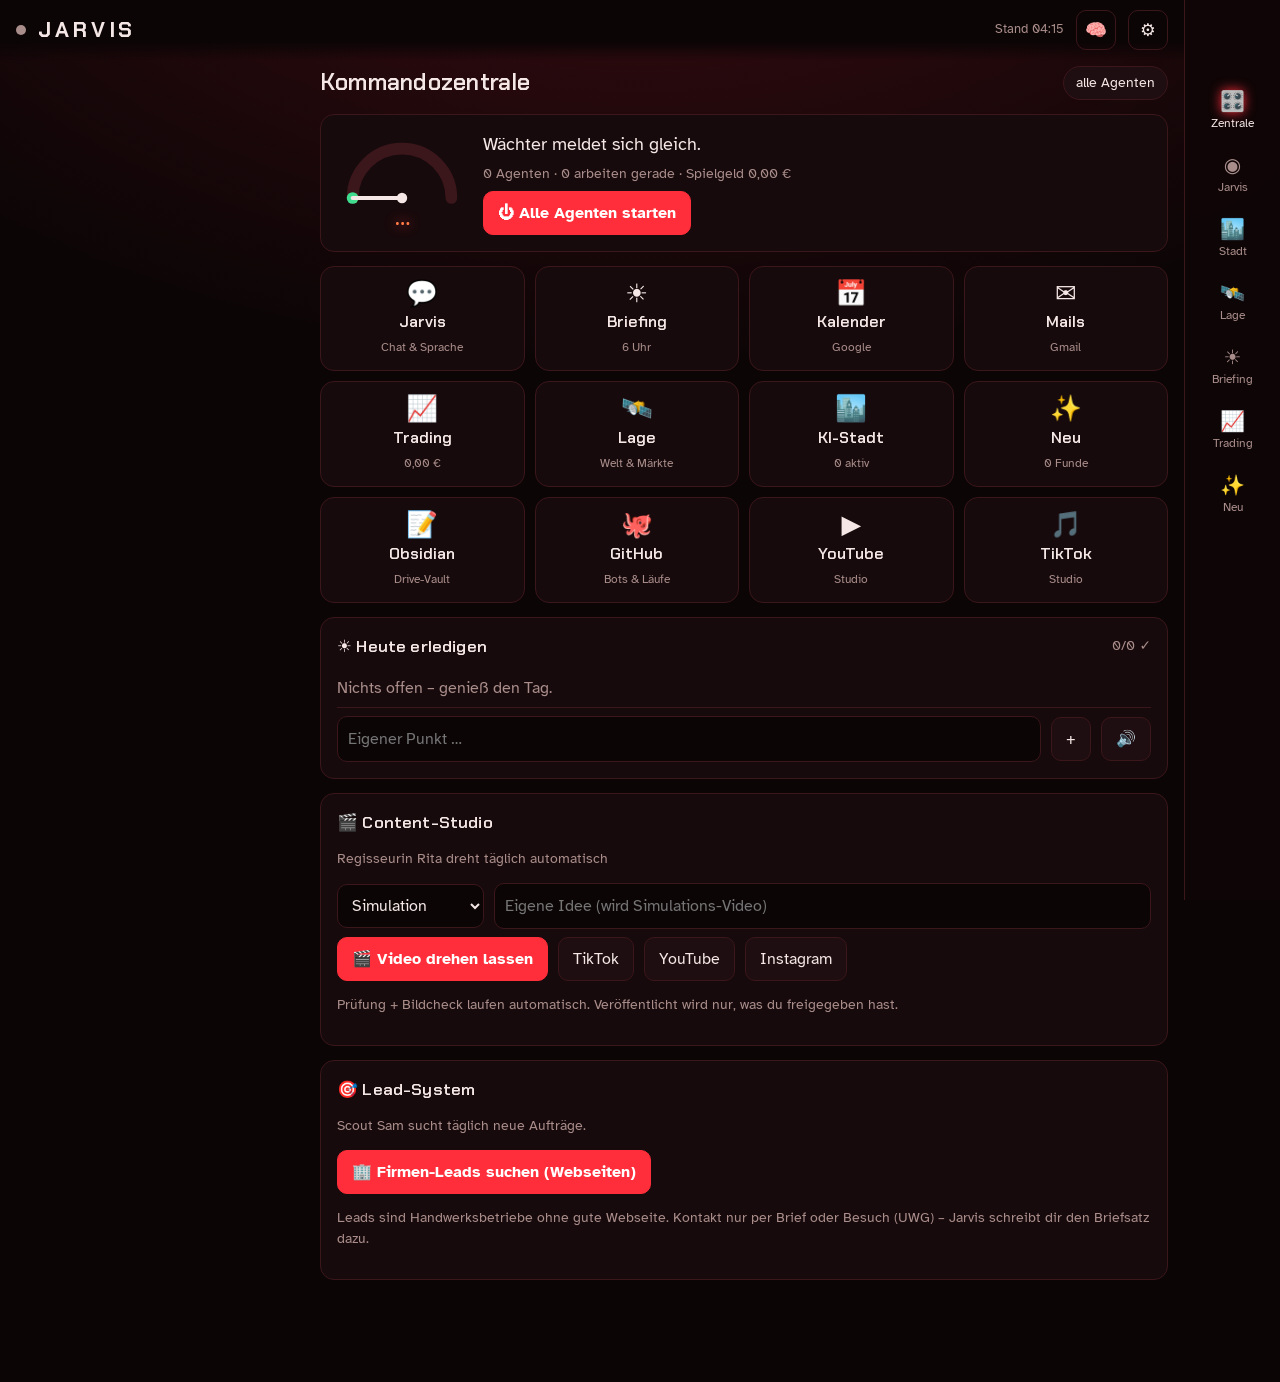
<file: index.html>
<!doctype html>
<html lang="de">
<head>
<meta charset="utf-8">
<meta name="viewport" content="width=device-width,initial-scale=1,viewport-fit=cover">
<title>Jarvis</title>
<meta name="theme-color" content="#0c0506">
<link rel="manifest" href="manifest.json">
<link rel="icon" href="icon.svg">
<link rel="apple-touch-icon" href="icon-192.png">
<link rel="preconnect" href="https://fonts.googleapis.com"><link rel="preconnect" href="https://fonts.gstatic.com" crossorigin>
<link href="https://fonts.googleapis.com/css2?family=Chakra+Petch:wght@500;600;700&family=Atkinson+Hyperlegible:ital,wght@0,400;0,700;1,400&display=swap" rel="stylesheet">
<link rel="stylesheet" href="css/app.css">
</head>
<body>
<header>
  <span class="pulse" id="pulse" title="Wächter-Status"></span>
  <h1 class="brand">JARVIS</h1>
  <span id="stamp"></span>
  <button class="iconbtn" id="btnBrain" title="Gedächtnis" aria-label="Gedächtnis öffnen">🧠</button>
  <button class="iconbtn" id="btnCfg" title="Einstellungen" aria-label="Einstellungen öffnen">⚙️</button>
</header>

<main>
<section class="tab on" id="t-zentrale" aria-label="Kommandozentrale">
  <div class="row" style="justify-content:space-between;margin:6px 0 4px"><h2>Kommandozentrale</h2><span class="chip">alle Agenten</span></div>
  <div id="zentrale"><p class="empty">Lade Zentrale …</p></div>
</section>

<section class="tab" id="t-jarvis" aria-label="Jarvis">
  <div class="core-wrap"><button class="core" id="core" aria-label="Zum Sprechen tippen"></button></div>
  <p class="core-hint" id="coreHint">Tipp auf den Kern und sprich – oder schreib unten.</p>
  <div class="tools"><button class="btn" id="tKunde">🤝 Neuer Kunde</button><button class="btn" id="tCall">📞 Call vorbereiten</button><button class="btn" id="tBau">🛠 Bauen</button><button class="btn" id="tGarde">🛡️ Im Hintergrund</button></div>
  <div class="panel" id="garde" hidden><h3>🛡️ Deine Leibgarde <span class="muted small">Ben · Lea · Kai – nur für dich</span></h3><div id="jobs"></div></div>
  <div id="chat" aria-live="polite"></div>
  <div class="composer">
    <button class="iconbtn" id="btnWeb" title="Im Internet recherchieren" aria-pressed="false" aria-label="Internet-Recherche umschalten">🌐</button>
    <textarea id="inp" rows="1" placeholder="Frag Jarvis …" aria-label="Nachricht an Jarvis"></textarea>
    <button class="iconbtn mic" id="btnMic" title="Sprechen" aria-label="Spracheingabe">🎙️</button>
    <button class="iconbtn" id="send" title="Senden" aria-label="Senden">➤</button>
  </div>
</section>

<section class="tab" id="t-stadt" aria-label="KI-Stadt">
  <div class="row" style="justify-content:space-between;margin:6px 0 12px"><h2>KI-Stadt</h2><span class="muted small" id="stadtInfo"></span></div>
  <div class="city"><canvas id="cityCv" role="img" aria-label="KI-Stadt in 3D: Jeder Bot hat ein Haus, aktive Bots laufen durch die Straßen"></canvas></div>
  <div class="legend"><span>🚶 läuft herum = aktiv</span><span>⚙️ = arbeitet im Haus</span><span><b style="color:var(--red)">!</b> = Problem</span><span>z = schläft</span><span>Antippen = Details</span></div>
  <div class="sr" id="town"></div>
  <div class="panel"><h3>Gerade in der Stadt</h3><ul class="ticker" id="ticker"></ul></div>
</section>

<section class="tab" id="t-lage" aria-label="Lage-Zentrale">
  <div class="row" style="justify-content:space-between;margin:6px 0 12px"><h2>Lage-Zentrale</h2><span class="muted small" id="lageInfo"></span></div>
  <div class="globe"><canvas id="globeCv" role="img" aria-label="Globus: rote Punkte zeigen Länder mit aktuellen Nachrichten. Antippen zeigt die Meldungen."></canvas><span class="tag">WELTLAGE · LIVE</span><span class="tag2">ziehen = drehen · Punkt antippen</span></div>
  <div class="panel"><h3>Lagebild</h3><p class="fazit" id="lagebild"></p><div class="lands" id="lands"></div><div class="news" id="news"></div></div>
  <div class="panel"><h3>Märkte</h3><div class="mkt" id="mkt"></div><div id="btcSpark"></div></div>
</section>

<section class="tab" id="t-briefing" aria-label="Tages-Briefing">
  <div class="row" style="justify-content:space-between;margin:6px 0 4px"><h2 id="bDatum">Tages-Briefing</h2><button class="btn" id="btnRead">🔊 Vorlesen</button></div>
  <div id="briefing"></div>
  <div class="panel"><h3>Wächter-Check (stündlich)</h3><div id="checks" class="small" style="margin-top:8px"></div></div>
  <details class="panel"><summary>Frühere Briefings</summary><div id="bAlt"></div></details>
</section>

<section class="tab" id="t-trading" aria-label="Trading">
  <div class="row" style="justify-content:space-between;margin:6px 0 4px"><h2>Trading</h2><span class="chip">Spielgeld</span></div>
  <div id="automaton"></div>
  <div id="trading"></div>
</section>

<section class="tab" id="t-neu" aria-label="Neue Tools">
  <div class="row" style="justify-content:space-between;margin:6px 0 4px"><h2>Neu entdeckt</h2><span class="muted small" id="neuInfo"></span></div>
  <p class="muted small" style="margin:6px 0 0">Forscherin Frieda sucht jede Nacht neue Tools, Skills und TikTok-Trends. „Einbauen“ gibt Claude den Auftrag.</p>
  <div id="neu"></div>
</section>
</main>

<nav role="tablist">
  <button role="tab" aria-selected="true" data-t="zentrale"><b>🎛️</b>Zentrale</button>
  <button role="tab" aria-selected="false" data-t="jarvis"><b>◉</b>Jarvis</button>
  <button role="tab" aria-selected="false" data-t="stadt"><b>🏙️</b>Stadt</button>
  <button role="tab" aria-selected="false" data-t="lage"><b>🛰️</b>Lage</button>
  <button role="tab" aria-selected="false" data-t="briefing"><b>☀️</b>Briefing</button>
  <button role="tab" aria-selected="false" data-t="trading"><b>📈</b>Trading</button>
  <button role="tab" aria-selected="false" data-t="neu"><b>✨</b>Neu</button>
</nav>

<dialog id="dlgCfg">
  <div class="row" style="justify-content:space-between"><h2>Einstellungen</h2><button class="x" data-close aria-label="Schließen">✕</button></div>
  <p class="muted small">Alles bleibt nur auf diesem Gerät gespeichert. Der Groq-Schlüssel ist Jarvis’ Denkmotor – ohne ihn kann er nicht antworten.</p>
  <label for="cGroq">Groq-Schlüssel (kostenlos: schnell, Websuche, Spracherkennung) – <a href="https://console.groq.com/keys" target="_blank" rel="noopener">hier holen</a></label>
  <input type="password" id="cGroq" autocomplete="off" placeholder="gsk_…">
  <label for="cGh">GitHub-Token (damit Jarvis Bots starten, Aufträge anlegen und das Gedächtnis sichern kann) – <a href="https://github.com/settings/personal-access-tokens/new" target="_blank" rel="noopener">hier anlegen</a></label>
  <input type="password" id="cGh" autocomplete="off" placeholder="github_pat_…">
  <label for="cPass">Gedächtnis-Passwort (verschlüsselt dein Gedächtnis, bevor es gesichert wird)</label>
  <input type="password" id="cPass" autocomplete="off" placeholder="eigenes Passwort, auf allen Geräten gleich">
  <label for="cVoice">Stimme</label>
  <select id="cVoice"></select>
  <label for="cEl">ElevenLabs-Schlüssel (optional – noch menschlichere Stimme)</label>
  <input type="password" id="cEl" autocomplete="off">
  <label for="cElV">ElevenLabs-Stimmen-ID (optional)</label>
  <input type="text" id="cElV" placeholder="z. B. eine deutsche Stimme aus deiner Voice Library">
  <label><input type="checkbox" id="cTalk"> Jarvis liest Antworten automatisch vor</label>
  <div class="row" style="margin-top:16px"><button class="btn go" id="cSave">Speichern</button><button class="btn" id="cTest">Stimme testen</button></div>
  <details style="margin-top:16px"><summary>So legst du den GitHub-Token an</summary>
    <ol class="small">
      <li>Link oben öffnen (GitHub, eingeloggt).</li>
      <li>Name: „Jarvis-App“, Ablauf: 1 Jahr.</li>
      <li>„Only select repositories“ → <b>jarvis</b>.</li>
      <li>Berechtigungen: <b>Actions</b>, <b>Contents</b>, <b>Issues</b> jeweils „Read and write“.</li>
      <li>„Generate token“, kopieren, hier einfügen, Speichern.</li>
    </ol>
  </details>
</dialog>

<dialog id="dlgBrain">
  <div class="row" style="justify-content:space-between"><h2>Gedächtnis</h2><button class="x" data-close aria-label="Schließen">✕</button></div>
  <p class="muted small" id="brainSync"></p>
  <h3 style="margin-top:12px">Projekte</h3><div id="projList"></div>
  <h3 style="margin-top:16px">Gesprächs-Archiv</h3><p class="muted small" id="archInfo"></p><div class="row"><input type="text" id="archQ" placeholder="Im Archiv suchen …" style="flex:1"></div><div id="archRes" class="small"></div>
  <h3 style="margin-top:16px">Was Jarvis über dich weiß</h3><div id="memList"></div>
  <div class="row" style="margin-top:10px"><input type="text" id="memNew" placeholder="Neue Erinnerung …" style="flex:1"><button class="btn" id="memAdd">Merken</button></div>
</dialog>

<dialog id="dlgKunde">
  <div class="row" style="justify-content:space-between"><h2>🤝 Neuer Kunde</h2><button class="x" data-close aria-label="Schließen">✕</button></div>
  <form id="kForm" method="dialog">
    <p class="muted small">Jarvis legt den Kunden an, schreibt den Rechnungsentwurf, das Projekt-Board, den Kick-off-Termin und die Willkommensnachricht. Senden und Rechnung verschicken machst du selbst mit einem Tipp.</p>
    <label for="kFirma">Firma</label><input type="text" id="kFirma" required placeholder="z. B. Tischlerei Müller">
    <label for="kName">Ansprechpartner</label><input type="text" id="kName" placeholder="z. B. Herr Müller">
    <label for="kLeist">Leistung</label><select id="kLeist"><option>Social-Media-Betreuung (Handwerk sichtbar)</option><option>Webseite</option><option>Finanz-Vorlage / Excel</option><option>Sonstiges</option></select>
    <label for="kPreis">Preis in € (pro Monat bzw. einmalig)</label><input type="number" id="kPreis" min="0" step="1" placeholder="z. B. 290">
    <label for="kStart">Kick-off-Termin</label><input type="datetime-local" id="kStart">
    <label for="kTel">Handynummer des Kunden (optional, für WhatsApp)</label><input type="tel" id="kTel" placeholder="z. B. 0171 2345678">
    <div class="row" style="margin-top:16px"><button class="btn go" id="kGo" value="go">Kunde an Bord holen</button></div>
  </form>
  <div id="kRun" hidden><div class="row" style="justify-content:space-between"><b id="kTitel"></b><span id="kPct" class="muted">0 %</span></div><div class="bar"><i id="kBar" style="width:0"></i></div><ol class="steps" id="kSteps"></ol></div>
</dialog>

<dialog id="dlgCall">
  <div class="row" style="justify-content:space-between"><h2>📞 Call vorbereiten</h2><button class="x" data-close aria-label="Schließen">✕</button></div>
  <div id="cForm">
    <p class="muted small">Jarvis recherchiert vorher im Netz und schreibt dir alles, was du vor dem Gespräch wissen musst. Dazu ein Kalender-Wecker 5 Minuten vorher.</p>
    <label for="cWer">Mit wem?</label><input type="text" id="cWer" placeholder="z. B. Frau Schulz, Malerbetrieb Schulz">
    <label for="cWeb">Firma / Webseite (optional)</label><input type="text" id="cWeb" placeholder="z. B. maler-schulz.de">
    <label for="cWas">Worum geht's?</label><input type="text" id="cWas" placeholder="z. B. Erstgespräch Social-Media-Betreuung">
    <label for="cWann">Wann?</label><input type="datetime-local" id="cWann">
    <div class="row" style="margin-top:16px"><button class="btn go" id="cGo">Vorbereiten</button></div>
  </div>
  <div id="cOut" hidden><pre class="box" id="cText"></pre>
    <div class="row" style="margin-top:12px"><button class="btn go" id="cIcs">⏰ Wecker in Kalender (5 Min vorher)</button><button class="btn" id="cRead">🔊 Vorlesen</button><button class="btn" id="cCopy">Kopieren</button></div>
    <p class="muted small">Ist die App zur Call-Zeit offen, meldet sich Jarvis zusätzlich 5 Minuten vorher selbst und liest dir das Briefing vor.</p></div>
</dialog>

<dialog id="dlgBau" class="wide">
  <div class="row" style="justify-content:space-between"><h2>🛠 Jarvis baut</h2><button class="x" data-close aria-label="Schließen">✕</button></div>
  <p class="muted small">Beschreib eine kleine App, ein Spiel, einen Rechner oder eine 3D-Ansicht – Jarvis baut sie als eine Datei. Sie läuft abgeschirmt (kein Zugriff auf deine Daten).</p>
  <div class="row"><textarea class="f" id="bWas" rows="2" style="flex:1" placeholder="z. B. Ein 3D-Modell eines BMW E46 als Drahtgitter, das sich dreht"></textarea></div>
  <div class="row" style="margin-top:10px"><button class="btn go" id="bGo">Bauen</button><button class="btn" id="bMehr" hidden>Verbessern</button><button class="btn" id="bDl" hidden>⬇ Herunterladen</button><select id="bAlt" style="width:auto;flex:1;min-width:140px"></select></div>
  <p class="muted small" id="bInfo"></p>
  <iframe class="build" id="bFrame" sandbox="allow-scripts" title="Gebaute App" hidden></iframe>
</dialog>

<script src="js/01-basis.js"></script>
<script src="js/10-ki-stadt.js"></script>
<script src="js/20-briefing.js"></script>
<script src="js/21-trading.js"></script>
<script src="js/22-neu-entdeckt.js"></script>
<script src="js/23-lage.js"></script>
<script src="js/24-automaton.js"></script>
<script src="js/25-zentrale.js"></script>
<script src="js/30-feier-kalender.js"></script>
<script src="js/31-kunden.js"></script>
<script src="js/32-call.js"></script>
<script src="js/33-werkstatt.js"></script>
<script src="js/40-markdown.js"></script>
<script src="js/41-kern.js"></script>
<script src="js/42-leibgarde.js"></script>
<script src="js/43-gedaechtnis.js"></script>
<script src="js/44-ki-chat.js"></script>
<script src="js/45-stimme.js"></script>
<script src="js/90-start.js"></script>
</body>
</html>
</file>
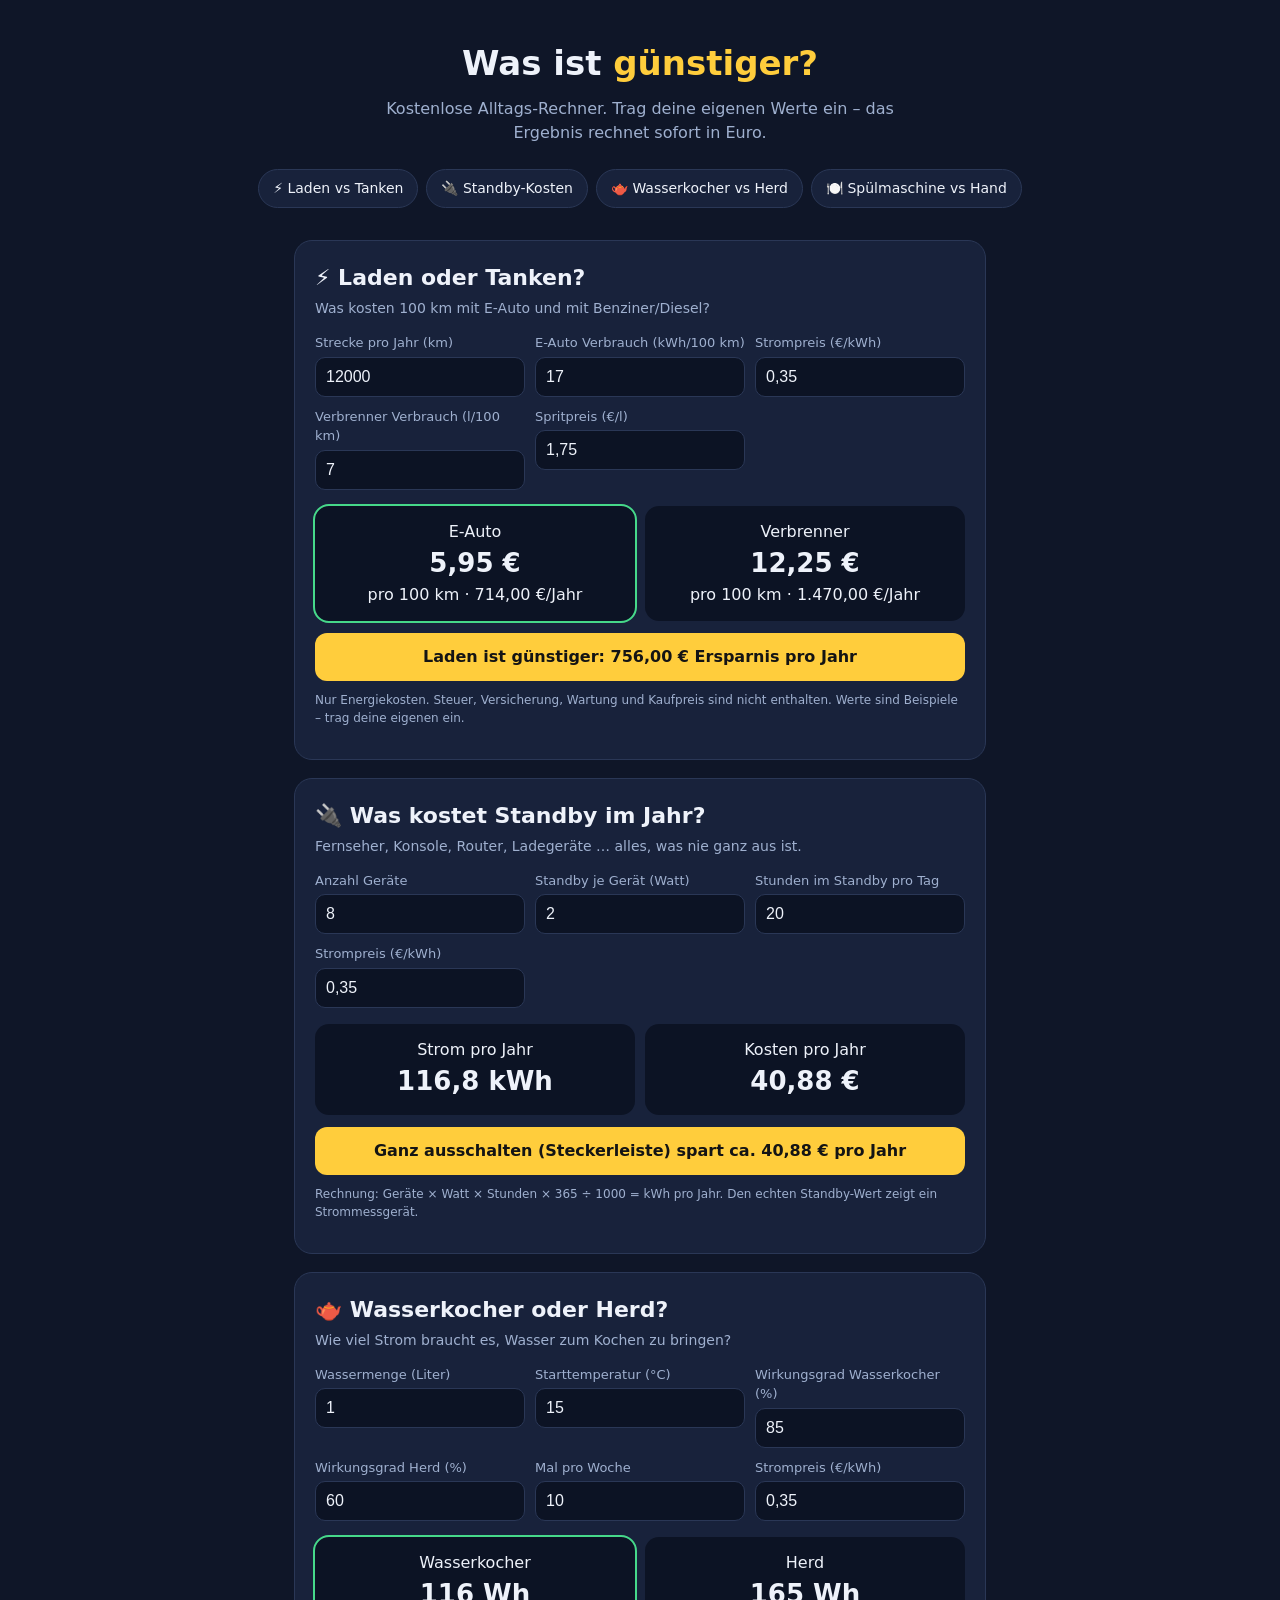
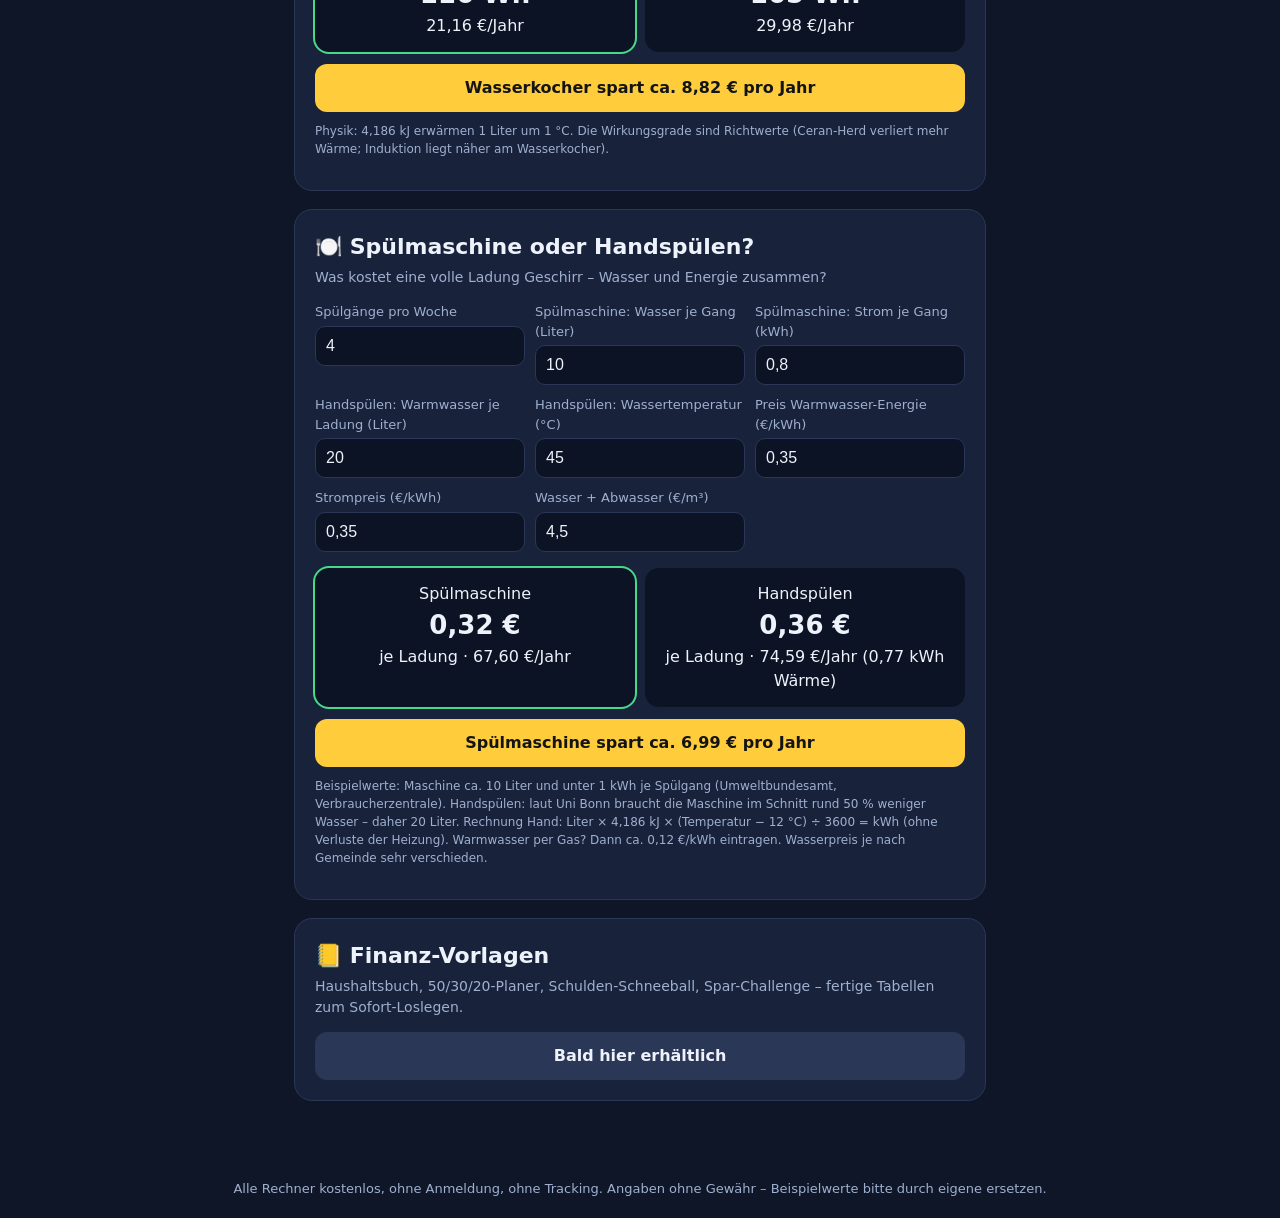
<file: sparen/index.html>
<!DOCTYPE html>
<html lang="de"><head><meta charset="utf-8"><meta name="viewport" content="width=device-width,initial-scale=1">
<title>Was ist günstiger? – Spar-Rechner: Laden vs Tanken, Standby, Spülmaschine</title>
<link rel="canonical" href="https://lucassebastianbehrens-lang.github.io/jarvis/sparen/">
<meta property="og:title" content="Was ist günstiger? – Rechner für den Alltag">
<meta property="og:description" content="Laden oder Tanken, Standby-Kosten, Wasserkocher oder Herd, Spülmaschine oder Handspülen – eigene Werte eintragen, Ergebnis sofort in Euro.">
<meta property="og:type" content="website"><meta name="robots" content="index,follow">
<meta name="description" content="Kostenlose Rechner: Laden oder Tanken, was kostet Standby, Wasserkocher oder Herd, Spülmaschine oder Handspülen. Eigene Werte eintragen, sofort Ergebnis in Euro.">
<style>
:root{--bg:#0f1628;--card:#18223b;--ln:#2a3756;--tx:#eef2fa;--mut:#9fb0cf;--y:#ffcd3c;--g:#46d98a;--r:#ff6b6b}
*{box-sizing:border-box}body{margin:0;background:var(--bg);color:var(--tx);font:16px/1.5 system-ui,-apple-system,Segoe UI,Roboto,sans-serif}
header{padding:38px 18px 10px;text-align:center}h1{margin:0;font-size:34px}h1 span{color:var(--y)}header p{color:var(--mut);margin:8px auto 0;max-width:560px}
nav{display:flex;gap:8px;justify-content:center;flex-wrap:wrap;padding:14px}nav a{color:var(--tx);text-decoration:none;background:var(--card);border:1px solid var(--ln);padding:8px 14px;border-radius:999px;font-size:14px}
main{max-width:720px;margin:0 auto;padding:0 14px 40px}
section{background:var(--card);border:1px solid var(--ln);border-radius:18px;padding:20px;margin:18px 0}
h2{margin:0 0 4px;font-size:22px}.sub{color:var(--mut);margin:0 0 14px;font-size:14px}
.grid{display:grid;grid-template-columns:repeat(auto-fit,minmax(200px,1fr));gap:10px}
label{display:block;font-size:13px;color:var(--mut)}input{width:100%;margin-top:4px;padding:10px;border-radius:10px;border:1px solid var(--ln);background:#0c1324;color:var(--tx);font-size:16px}
.res{margin-top:16px;display:grid;grid-template-columns:1fr 1fr;gap:10px}.box{background:#0c1324;border-radius:14px;padding:14px;text-align:center}
.box b{display:block;font-size:26px}.win{outline:2px solid var(--g)}.verdict{margin-top:12px;background:var(--y);color:#141414;border-radius:12px;padding:12px;font-weight:700;text-align:center}
.note{font-size:12px;color:var(--mut);margin-top:10px}footer{text-align:center;color:var(--mut);font-size:13px;padding:20px}
</style></head><body>
<header><h1>Was ist <span>günstiger?</span></h1><p>Kostenlose Alltags-Rechner. Trag deine eigenen Werte ein – das Ergebnis rechnet sofort in Euro.</p></header>
<nav><a href="#laden">⚡ Laden vs Tanken</a><a href="#standby">🔌 Standby-Kosten</a><a href="#wasser">🫖 Wasserkocher vs Herd</a><a href="#spuelen">🍽️ Spülmaschine vs Hand</a></nav>
<main>
<section id="laden"><h2>⚡ Laden oder Tanken?</h2><p class="sub">Was kosten 100 km mit E-Auto und mit Benziner/Diesel?</p>
<div class="grid">
<label>Strecke pro Jahr (km)<input id="l_km" type="text" inputmode="decimal" value="12000"></label>
<label>E-Auto Verbrauch (kWh/100 km)<input id="l_ev" type="text" inputmode="decimal" value="17"></label>
<label>Strompreis (€/kWh)<input id="l_sp" type="text" inputmode="decimal" value="0,35"></label>
<label>Verbrenner Verbrauch (l/100 km)<input id="l_vb" type="text" inputmode="decimal" value="7"></label>
<label>Spritpreis (€/l)<input id="l_pp" type="text" inputmode="decimal" value="1,75"></label></div>
<div class="res"><div class="box" id="l_a">E-Auto<b>–</b></div><div class="box" id="l_b">Verbrenner<b>–</b></div></div><div class="verdict" id="l_v"></div>
<p class="note">Nur Energiekosten. Steuer, Versicherung, Wartung und Kaufpreis sind nicht enthalten. Werte sind Beispiele – trag deine eigenen ein.</p></section>

<section id="standby"><h2>🔌 Was kostet Standby im Jahr?</h2><p class="sub">Fernseher, Konsole, Router, Ladegeräte … alles, was nie ganz aus ist.</p>
<div class="grid">
<label>Anzahl Geräte<input id="s_n" type="text" inputmode="decimal" value="8"></label>
<label>Standby je Gerät (Watt)<input id="s_w" type="text" inputmode="decimal" value="2"></label>
<label>Stunden im Standby pro Tag<input id="s_h" type="text" inputmode="decimal" value="20"></label>
<label>Strompreis (€/kWh)<input id="s_sp" type="text" inputmode="decimal" value="0,35"></label></div>
<div class="res"><div class="box">Strom pro Jahr<b id="s_kwh">–</b></div><div class="box">Kosten pro Jahr<b id="s_eur">–</b></div></div><div class="verdict" id="s_v"></div>
<p class="note">Rechnung: Geräte × Watt × Stunden × 365 ÷ 1000 = kWh pro Jahr. Den echten Standby-Wert zeigt ein Strommessgerät.</p></section>

<section id="wasser"><h2>🫖 Wasserkocher oder Herd?</h2><p class="sub">Wie viel Strom braucht es, Wasser zum Kochen zu bringen?</p>
<div class="grid">
<label>Wassermenge (Liter)<input id="w_l" type="text" inputmode="decimal" value="1"></label>
<label>Starttemperatur (°C)<input id="w_t" type="text" inputmode="decimal" value="15"></label>
<label>Wirkungsgrad Wasserkocher (%)<input id="w_k" type="text" inputmode="decimal" value="85"></label>
<label>Wirkungsgrad Herd (%)<input id="w_h" type="text" inputmode="decimal" value="60"></label>
<label>Mal pro Woche<input id="w_x" type="text" inputmode="decimal" value="10"></label>
<label>Strompreis (€/kWh)<input id="w_sp" type="text" inputmode="decimal" value="0,35"></label></div>
<div class="res"><div class="box" id="w_a">Wasserkocher<b>–</b></div><div class="box" id="w_b">Herd<b>–</b></div></div><div class="verdict" id="w_v"></div>
<p class="note">Physik: 4,186 kJ erwärmen 1 Liter um 1 °C. Die Wirkungsgrade sind Richtwerte (Ceran-Herd verliert mehr Wärme; Induktion liegt näher am Wasserkocher).</p></section>

<section id="spuelen"><h2>🍽️ Spülmaschine oder Handspülen?</h2><p class="sub">Was kostet eine volle Ladung Geschirr – Wasser und Energie zusammen?</p>
<div class="grid">
<label>Spülgänge pro Woche<input id="d_n" type="text" inputmode="decimal" value="4"></label>
<label>Spülmaschine: Wasser je Gang (Liter)<input id="d_ml" type="text" inputmode="decimal" value="10"></label>
<label>Spülmaschine: Strom je Gang (kWh)<input id="d_mk" type="text" inputmode="decimal" value="0,8"></label>
<label>Handspülen: Warmwasser je Ladung (Liter)<input id="d_hl" type="text" inputmode="decimal" value="20"></label>
<label>Handspülen: Wassertemperatur (°C)<input id="d_ht" type="text" inputmode="decimal" value="45"></label>
<label>Preis Warmwasser-Energie (€/kWh)<input id="d_wp" type="text" inputmode="decimal" value="0,35"></label>
<label>Strompreis (€/kWh)<input id="d_sp" type="text" inputmode="decimal" value="0,35"></label>
<label>Wasser + Abwasser (€/m³)<input id="d_wa" type="text" inputmode="decimal" value="4,5"></label></div>
<div class="res"><div class="box" id="d_a">Spülmaschine<b>–</b></div><div class="box" id="d_b">Handspülen<b>–</b></div></div><div class="verdict" id="d_v"></div>
<p class="note">Beispielwerte: Maschine ca. 10 Liter und unter 1 kWh je Spülgang (Umweltbundesamt, Verbraucherzentrale). Handspülen: laut Uni Bonn braucht die Maschine im Schnitt rund 50 % weniger Wasser – daher 20 Liter. Rechnung Hand: Liter × 4,186 kJ × (Temperatur − 12 °C) ÷ 3600 = kWh (ohne Verluste der Heizung). Warmwasser per Gas? Dann ca. 0,12 €/kWh eintragen. Wasserpreis je nach Gemeinde sehr verschieden.</p></section>

<section id="vorlagen"><h2>📒 Finanz-Vorlagen</h2><p class="sub">Haushaltsbuch, 50/30/20-Planer, Schulden-Schneeball, Spar-Challenge – fertige Tabellen zum Sofort-Loslegen.</p>
<div class="verdict" style="background:#2a3756;color:var(--tx)">Bald hier erhältlich</div></section>
</main>
<footer>Alle Rechner kostenlos, ohne Anmeldung, ohne Tracking. Angaben ohne Gewähr – Beispielwerte bitte durch eigene ersetzen.</footer>
<script>
const v=id=>{let t=document.getElementById(id).value.trim().replace(/\s|€|%/g,'');if(t.includes(','))t=t.replace(/\./g,'').replace(',','.');else if(/^\d{1,3}(\.\d{3})+$/.test(t))t=t.replace(/\./g,'');return parseFloat(t)||0},eur=x=>x.toLocaleString('de-DE',{style:'currency',currency:'EUR'}),
num=(x,d=1)=>x.toLocaleString('de-DE',{maximumFractionDigits:d}),set=(id,h)=>document.getElementById(id).innerHTML=h;
function laden(){const a=v('l_ev')*v('l_sp'),b=v('l_vb')*v('l_pp'),j=v('l_km')/100;
 set('l_a',`E-Auto<b>${eur(a)}</b>pro 100 km · ${eur(a*j)}/Jahr`);set('l_b',`Verbrenner<b>${eur(b)}</b>pro 100 km · ${eur(b*j)}/Jahr`);
 document.getElementById('l_a').classList.toggle('win',a<b);document.getElementById('l_b').classList.toggle('win',b<a);
 set('l_v',a===b?'Gleich teuer':`${a<b?'Laden':'Tanken'} ist günstiger: ${eur(Math.abs(b-a)*j)} Ersparnis pro Jahr`)}
function standby(){const k=v('s_n')*v('s_w')*v('s_h')*365/1000,e=k*v('s_sp');set('s_kwh',num(k)+' kWh');set('s_eur',eur(e));
 set('s_v',`Ganz ausschalten (Steckerleiste) spart ca. ${eur(e)} pro Jahr`)}
function wasser(){const kwh=4.186*v('w_l')*Math.max(0,100-v('w_t'))/3600,kk=kwh/(v('w_k')/100||1),hh=kwh/(v('w_h')/100||1),n=v('w_x')*52,p=v('w_sp');
 set('w_a',`Wasserkocher<b>${num(kk*1000,0)} Wh</b>${eur(kk*p*n)}/Jahr`);set('w_b',`Herd<b>${num(hh*1000,0)} Wh</b>${eur(hh*p*n)}/Jahr`);
 document.getElementById('w_a').classList.toggle('win',kk<hh);document.getElementById('w_b').classList.toggle('win',hh<kk);
 set('w_v',kk===hh?'Gleich':`${kk<hh?'Wasserkocher':'Herd'} spart ca. ${eur(Math.abs(hh-kk)*p*n)} pro Jahr`)}
function spuelen(){const n=v('d_n')*52,m=v('d_mk')*v('d_sp')+v('d_ml')/1000*v('d_wa'),hk=4.186*v('d_hl')*Math.max(0,v('d_ht')-12)/3600,h=hk*v('d_wp')+v('d_hl')/1000*v('d_wa');
 set('d_a',`Spülmaschine<b>${eur(m)}</b>je Ladung · ${eur(m*n)}/Jahr`);set('d_b',`Handspülen<b>${eur(h)}</b>je Ladung · ${eur(h*n)}/Jahr (${num(hk,2)} kWh Wärme)`);
 document.getElementById('d_a').classList.toggle('win',m<h);document.getElementById('d_b').classList.toggle('win',h<m);
 set('d_v',m===h?'Gleich teuer':`${m<h?'Spülmaschine':'Handspülen'} spart ca. ${eur(Math.abs(h-m)*n)} pro Jahr`)}
const alle=()=>{laden();standby();wasser();spuelen()};document.querySelectorAll('input').forEach(i=>i.addEventListener('input',alle));alle();
</script></body></html>
</file>
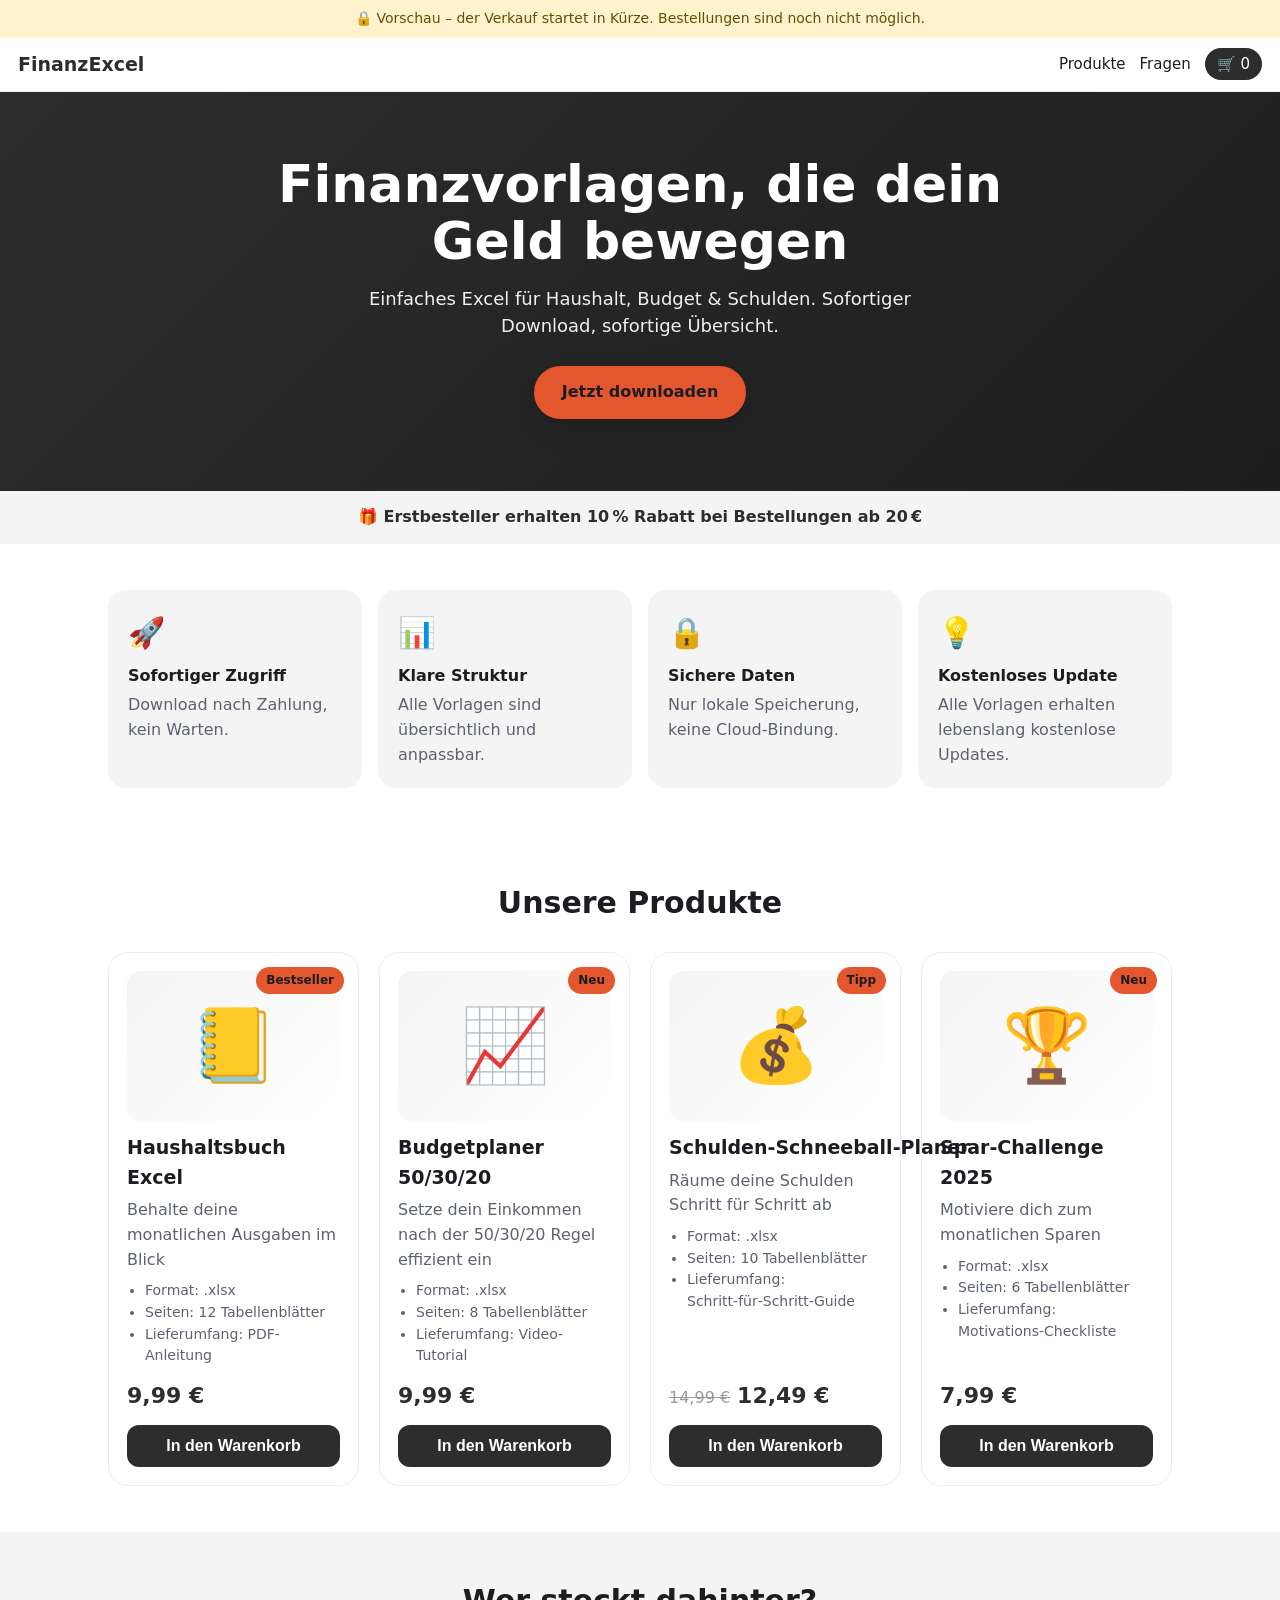
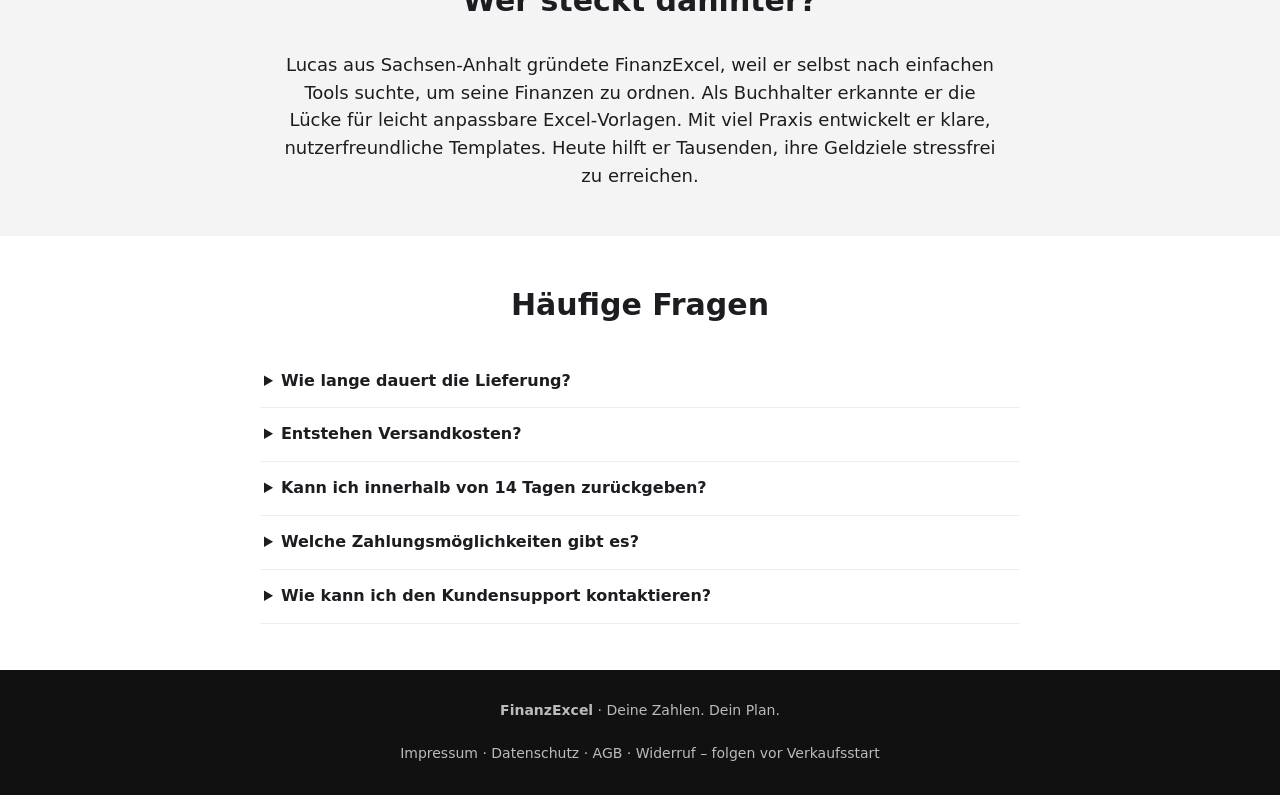
<file: shops/finanzexcel/index.html>
<!DOCTYPE html>
<html lang="de"><head><meta charset="utf-8"><meta name="viewport" content="width=device-width,initial-scale=1">
<title>Excel Finanzvorlagen – Haushaltsbuch, Budgetplaner &amp; Schuldenplaner</title><meta name="description" content="Praktische Excel‑Vorlagen für Haushalt, Budget nach 50/30/20 und Schulden‑Schneeball. Sofortiger Download, einfach anpassbar – starte jetzt!">
<meta name="robots" content="noindex,nofollow"><link rel="canonical" href="https://lucassebastianbehrens-lang.github.io/jarvis/shops/finanzexcel/">
<meta property="og:title" content="FinanzExcel – Deine Zahlen. Dein Plan."><meta property="og:description" content="Praktische Excel‑Vorlagen für Haushalt, Budget nach 50/30/20 und Schulden‑Schneeball. Sofortiger Download, einfach anpassbar – starte jetzt!">
<style>
:root{--p:#2d2d2d;--h:#f4f4f4;--a:#e4572e;--t:#1c1d21;--m:#5d6270}
*{box-sizing:border-box}html{scroll-behavior:smooth}body{margin:0;font:16px/1.55 system-ui,-apple-system,Segoe UI,Roboto,sans-serif;color:var(--t);background:#fff}
.vor{background:#fff3cd;color:#664d03;text-align:center;font-size:14px;padding:8px 12px}
nav{position:sticky;top:0;z-index:5;display:flex;align-items:center;justify-content:space-between;padding:12px 18px;background:rgba(255,255,255,.92);backdrop-filter:blur(8px);border-bottom:1px solid #eee}
nav b{font-size:19px;color:var(--p)}nav a{color:var(--t);text-decoration:none;margin-left:14px;font-size:15px}
.wk{background:var(--p);color:#fff!important;padding:7px 12px;border-radius:999px}
.hero{background:linear-gradient(135deg,var(--p),color-mix(in srgb,var(--p) 65%,#000));color:#fff;padding:64px 20px 72px;text-align:center}
.hero h1{font-size:clamp(30px,6vw,52px);line-height:1.1;margin:0 auto 14px;max-width:820px}.hero p{max-width:620px;margin:0 auto 26px;font-size:18px;opacity:.93}
.knopf{display:inline-block;background:var(--a);color:#1c1d21;font-weight:700;padding:14px 28px;border-radius:999px;text-decoration:none;box-shadow:0 8px 24px rgba(0,0,0,.18)}
.angebot{background:var(--h);text-align:center;padding:14px;font-weight:600;color:var(--p)}
.wrap{max-width:1100px;margin:0 auto;padding:46px 18px}h2{font-size:30px;text-align:center;margin:0 0 26px}
.vts{display:grid;grid-template-columns:repeat(auto-fit,minmax(220px,1fr));gap:16px}
.vt{background:var(--h);border-radius:18px;padding:20px}.vt span{font-size:30px}.vt b{display:block;margin:8px 0 4px}.vt p{margin:0;color:var(--m)}
.prs{display:grid;grid-template-columns:repeat(auto-fill,minmax(240px,1fr));gap:20px}
.pr{position:relative;border:1px solid #ececf1;border-radius:20px;padding:18px;display:flex;flex-direction:column;transition:transform .15s,box-shadow .15s}
.pr:hover{transform:translateY(-3px);box-shadow:0 14px 34px rgba(0,0,0,.08)}
.bild{height:150px;border-radius:14px;background:linear-gradient(135deg,var(--h),#fff);display:grid;place-items:center;font-size:72px;margin-bottom:12px}
.pr h3{margin:0 0 6px;font-size:19px}.pr p{margin:0 0 8px;color:var(--m)}.pr ul{margin:0 0 12px;padding-left:18px;color:var(--m);font-size:14px}
.preis{margin-top:auto;font-size:22px}.preis s{color:#999;font-size:16px}.preis b{color:var(--p)}
.pr button{margin-top:12px;background:var(--p);color:#fff;border:0;border-radius:12px;padding:12px;font-size:16px;font-weight:600;cursor:pointer}
.bd{position:absolute;top:14px;right:14px;background:var(--a);color:#1c1d21;font-style:normal;font-size:12px;font-weight:700;padding:4px 10px;border-radius:999px}
.gesch{background:var(--h)}.gesch p{max-width:720px;margin:0 auto;font-size:18px;text-align:center}
details{border-bottom:1px solid #eee;padding:14px 4px;max-width:760px;margin:0 auto}summary{font-weight:600;cursor:pointer}details p{color:var(--m)}
footer{background:#111;color:#bbb;padding:30px 18px;text-align:center;font-size:14px}footer a{color:#ddd}
#korb{position:fixed;right:16px;bottom:16px;background:#fff;border:1px solid #ddd;border-radius:16px;padding:14px;box-shadow:0 10px 30px rgba(0,0,0,.15);display:none;max-width:300px;z-index:9}
#korb button{width:100%;margin-top:8px;background:var(--a);border:0;border-radius:10px;padding:10px;font-weight:700;cursor:pointer}
</style></head><body>
<div class="vor">🔒 Vorschau – der Verkauf startet in Kürze. Bestellungen sind noch nicht möglich.</div>
<nav><b>FinanzExcel</b><div><a href="#produkte">Produkte</a><a href="#faq">Fragen</a><a class="wk" href="#produkte" id="wkz">🛒 0</a></div></nav>
<header class="hero"><h1>Finanzvorlagen, die dein Geld bewegen</h1><p>Einfaches Excel für Haushalt, Budget &amp; Schulden. Sofortiger Download, sofortige Übersicht.</p><a class="knopf" href="#produkte">Jetzt downloaden</a></header>
<div class="angebot">🎁 Erstbesteller erhalten 10 % Rabatt bei Bestellungen ab 20 €</div>
<section class="wrap"><div class="vts"><div class="vt"><span>🚀</span><b>Sofortiger Zugriff</b><p>Download nach Zahlung, kein Warten.</p></div><div class="vt"><span>📊</span><b>Klare Struktur</b><p>Alle Vorlagen sind übersichtlich und anpassbar.</p></div><div class="vt"><span>🔒</span><b>Sichere Daten</b><p>Nur lokale Speicherung, keine Cloud‑Bindung.</p></div><div class="vt"><span>💡</span><b>Kostenloses Update</b><p>Alle Vorlagen erhalten lebenslang kostenlose Updates.</p></div></div></section>
<section class="wrap" id="produkte"><h2>Unsere Produkte</h2><div class="prs"><article class="pr"><i class="bd">Bestseller</i><div class="bild" aria-hidden="true">📒</div><h3>Haushaltsbuch Excel</h3><p>Behalte deine monatlichen Ausgaben im Blick</p><ul><li>Format: .xlsx</li><li>Seiten: 12 Tabellenblätter</li><li>Lieferumfang: PDF-Anleitung</li></ul><div class="preis"><b>9,99 €</b></div><button onclick="rein(0)">In den Warenkorb</button></article><article class="pr"><i class="bd">Neu</i><div class="bild" aria-hidden="true">📈</div><h3>Budgetplaner 50/30/20</h3><p>Setze dein Einkommen nach der 50/30/20 Regel effizient ein</p><ul><li>Format: .xlsx</li><li>Seiten: 8 Tabellenblätter</li><li>Lieferumfang: Video-Tutorial</li></ul><div class="preis"><b>9,99 €</b></div><button onclick="rein(1)">In den Warenkorb</button></article><article class="pr"><i class="bd">Tipp</i><div class="bild" aria-hidden="true">💰</div><h3>Schulden‑Schneeball‑Planer</h3><p>Räume deine Schulden Schritt für Schritt ab</p><ul><li>Format: .xlsx</li><li>Seiten: 10 Tabellenblätter</li><li>Lieferumfang: Schritt‑für‑Schritt‑Guide</li></ul><div class="preis"><s>14,99 €</s> <b>12,49 €</b></div><button onclick="rein(2)">In den Warenkorb</button></article><article class="pr"><i class="bd">Neu</i><div class="bild" aria-hidden="true">🏆</div><h3>Spar‑Challenge 2025</h3><p>Motiviere dich zum monatlichen Sparen</p><ul><li>Format: .xlsx</li><li>Seiten: 6 Tabellenblätter</li><li>Lieferumfang: Motivations‑Checkliste</li></ul><div class="preis"><b>7,99 €</b></div><button onclick="rein(3)">In den Warenkorb</button></article></div></section>
<section class="gesch"><div class="wrap"><h2>Wer steckt dahinter?</h2><p>Lucas aus Sachsen‑Anhalt gründete FinanzExcel, weil er selbst nach einfachen Tools suchte, um seine Finanzen zu ordnen. Als Buchhalter erkannte er die Lücke für leicht anpassbare Excel‑Vorlagen. Mit viel Praxis entwickelt er klare, nutzerfreundliche Templates. Heute hilft er Tausenden, ihre Geldziele stressfrei zu erreichen.</p></div></section>
<section class="wrap" id="faq"><h2>Häufige Fragen</h2><details><summary>Wie lange dauert die Lieferung?</summary><p>Der Download ist sofort nach Zahlung verfügbar.</p></details><details><summary>Entstehen Versandkosten?</summary><p>Nein, alle Produkte sind digitale Downloads ohne Versand.</p></details><details><summary>Kann ich innerhalb von 14 Tagen zurückgeben?</summary><p>Ja, du bekommst den vollen Kaufpreis zurück, solange die Datei nicht heruntergeladen wurde.</p></details><details><summary>Welche Zahlungsmöglichkeiten gibt es?</summary><p>PayPal, Kreditkarte und Sofortüberweisung werden akzeptiert.</p></details><details><summary>Wie kann ich den Kundensupport kontaktieren?</summary><p>Per E‑Mail an support@finanzeexcel.de oder über das Kontaktformular im Shop.</p></details></section>
<footer id="kontakt"><b>FinanzExcel</b> · Deine Zahlen. Dein Plan.<br><br>Impressum · Datenschutz · AGB · Widerruf – folgen vor Verkaufsstart</footer>
<div id="korb"><b>Warenkorb</b><div id="kl"></div><div id="ks"></div><button onclick="alert0()">Zur Kasse</button></div>
<script>
const P=[{"n": "Haushaltsbuch Excel", "p": 9.99}, {"n": "Budgetplaner 50/30/20", "p": 9.99}, {"n": "Schulden‑Schneeball‑Planer", "p": 12.49}, {"n": "Spar‑Challenge 2025", "p": 7.99}];let K=[];try{K=JSON.parse(localStorage.getItem("korb_finanzexcel")||"[]")}catch(e){}
function zeig(){let s=0;document.getElementById("kl").innerHTML=K.map(i=>{s+=P[i].p;return P[i].n}).join("<br>");
document.getElementById("ks").innerHTML="<b>Summe: "+s.toFixed(2).replace(".",",")+" €</b>";document.getElementById("wkz").textContent="🛒 "+K.length;
document.getElementById("korb").style.display=K.length?"block":"none";try{localStorage.setItem("korb_finanzexcel",JSON.stringify(K))}catch(e){}}
function rein(i){K.push(i);zeig()}
function alert0(){document.getElementById("ks").innerHTML+="<p>🔒 Der Verkauf startet in Kürze – schau bald wieder vorbei!</p>"}
zeig();
</script></body></html>
</file>
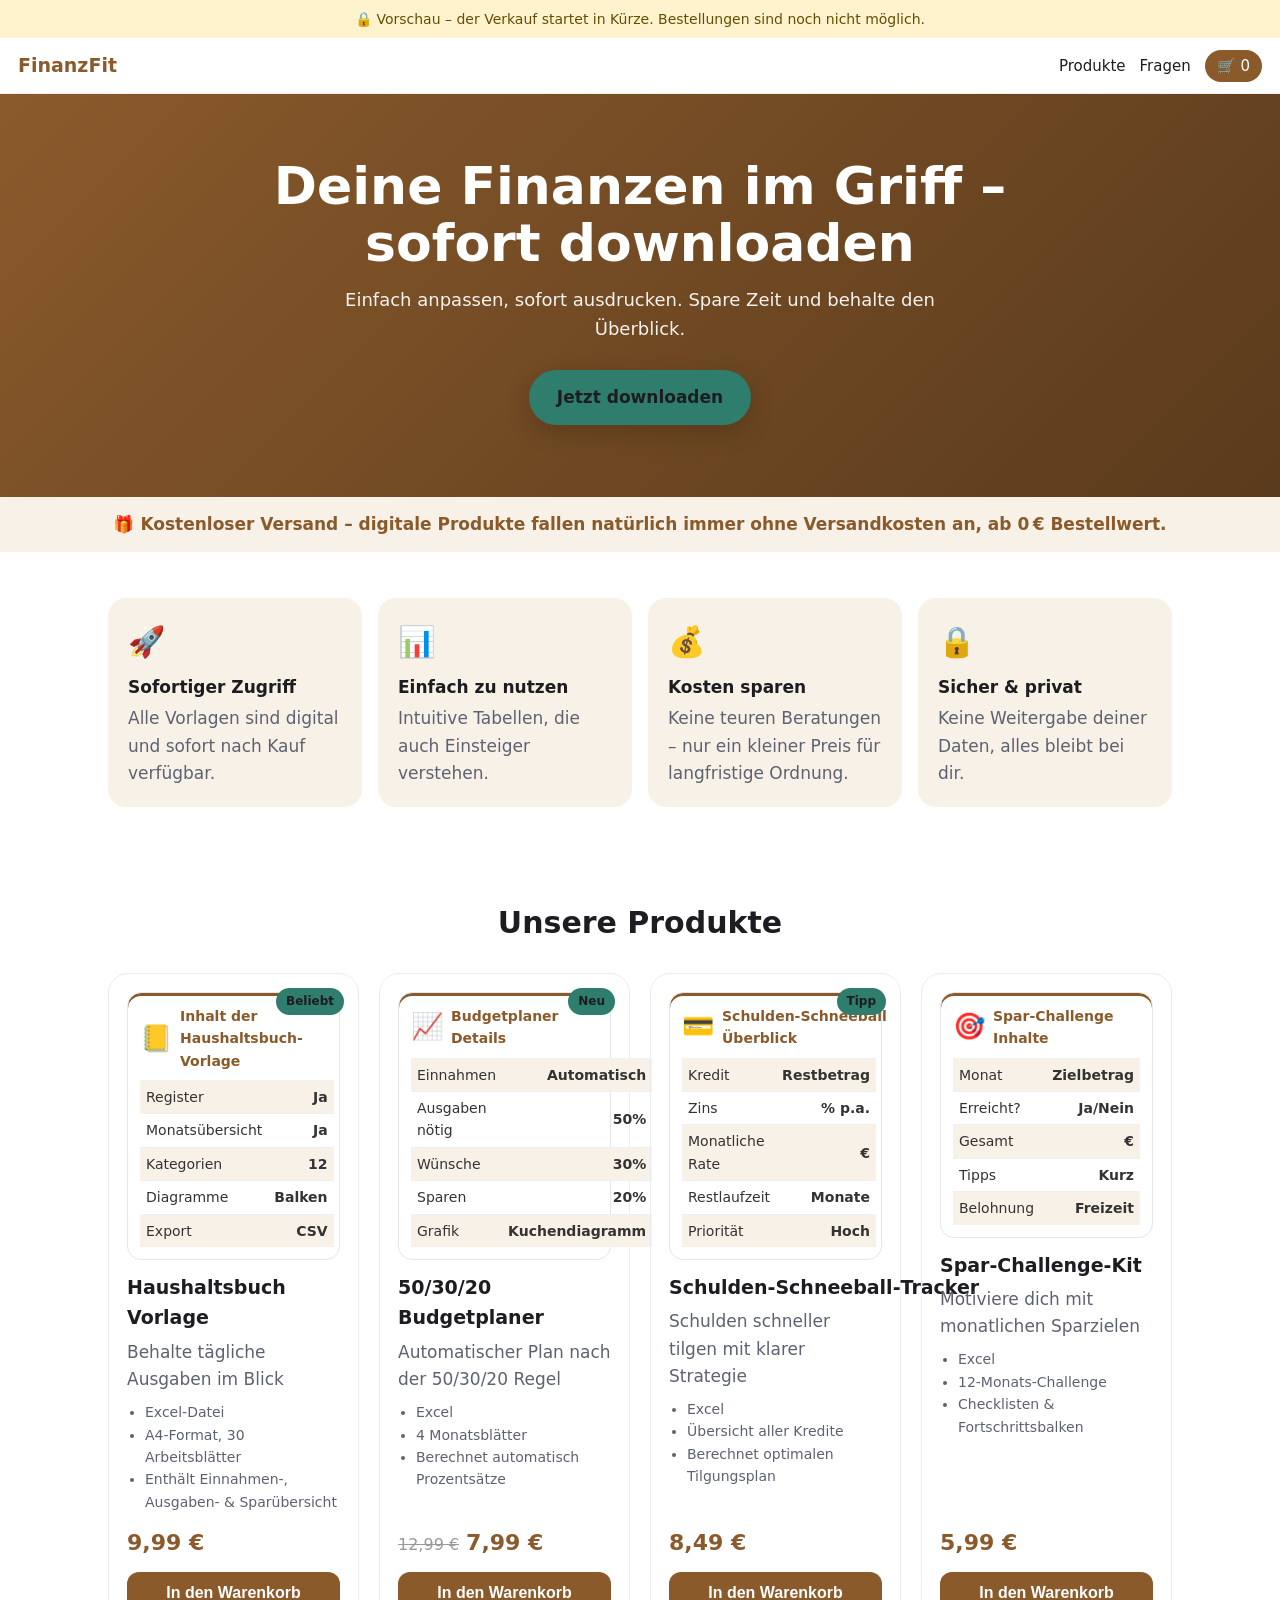
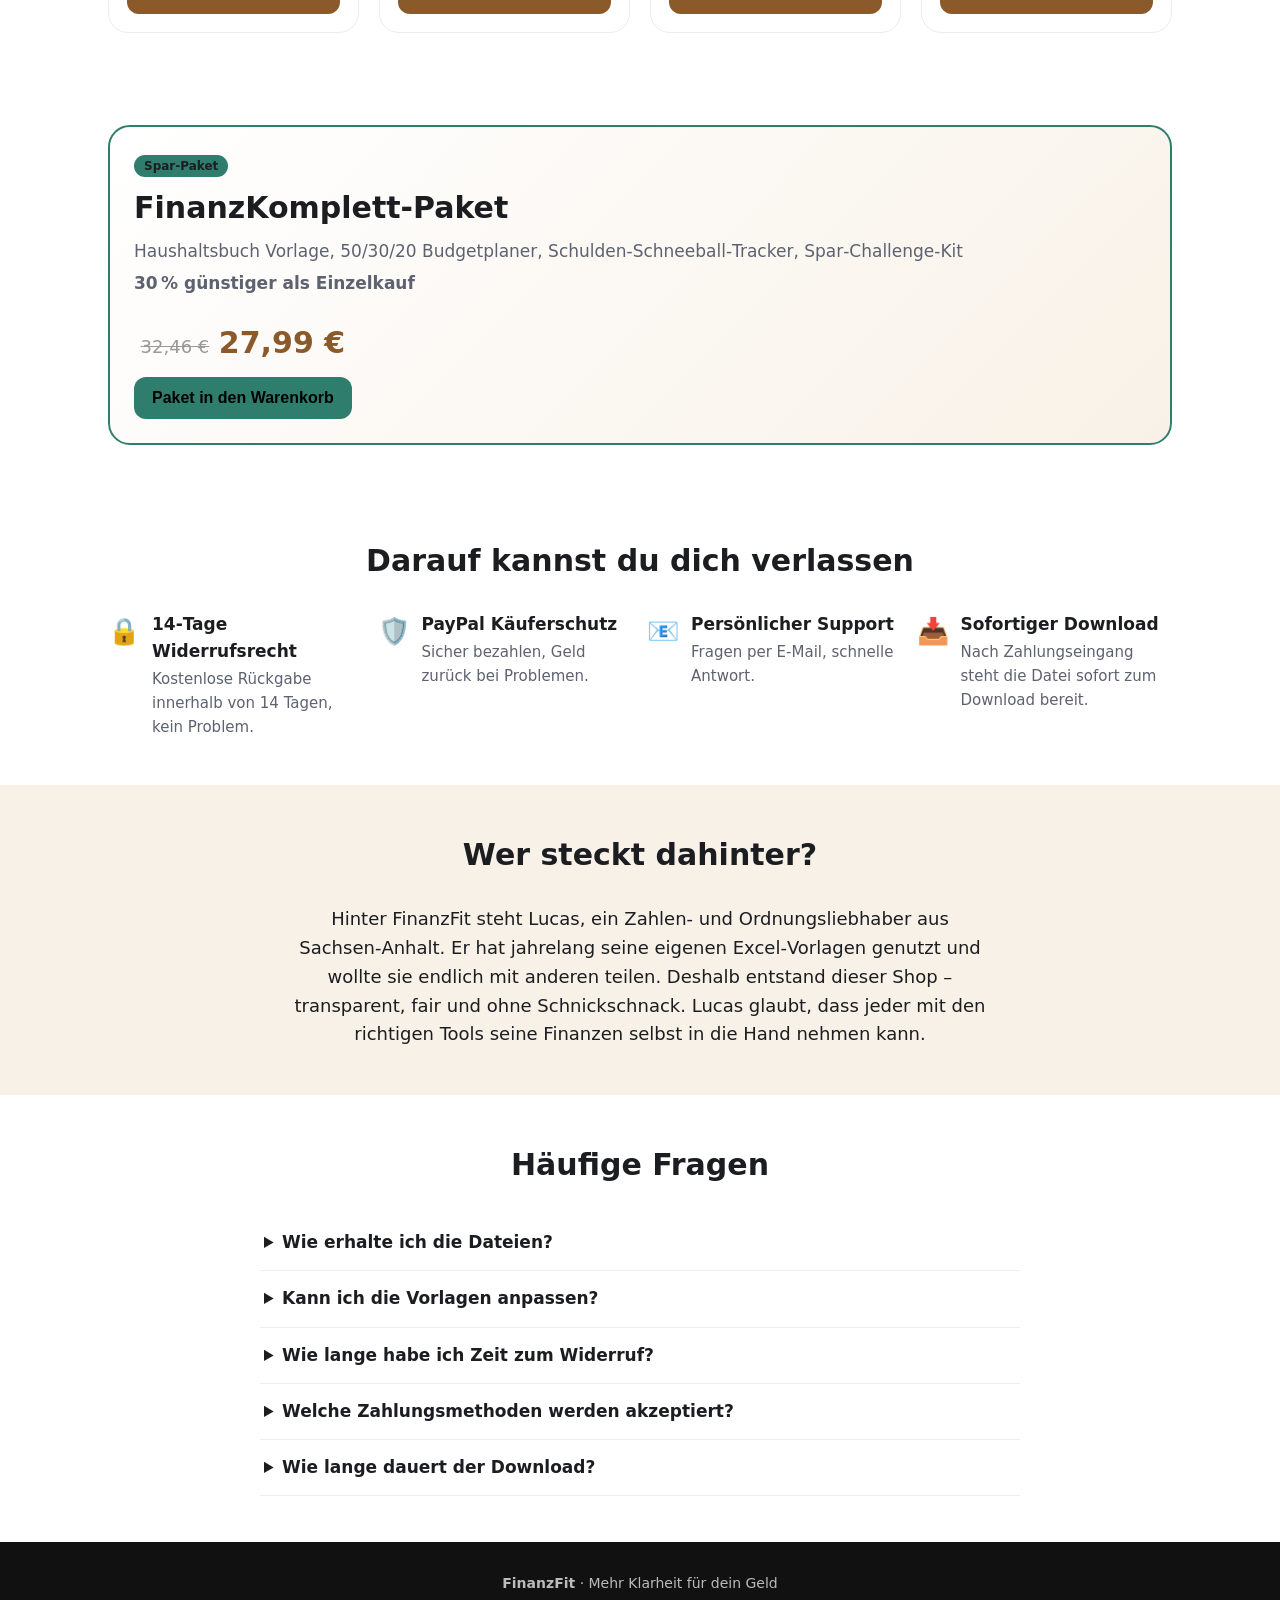
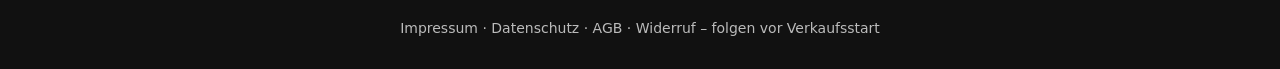
<file: shops/finanzfit/index.html>
<!DOCTYPE html>
<html lang="de"><head><meta charset="utf-8"><meta name="viewport" content="width=device-width,initial-scale=1">
<title>FinanzFit</title><meta name="description" content="">
<meta name="robots" content="noindex,nofollow"><link rel="canonical" href="https://lucassebastianbehrens-lang.github.io/jarvis/shops/finanzfit/">
<meta property="og:title" content="FinanzFit – Mehr Klarheit für dein Geld"><meta property="og:description" content="">
<style>
:root{--p:#8a5a2b;--h:#f8f1e7;--a:#2f7d6d;--t:#1c1d21;--m:#5d6270}
*{box-sizing:border-box}html{scroll-behavior:smooth}body{margin:0;font:17px/1.6 system-ui,-apple-system,Segoe UI,Roboto,sans-serif;color:var(--t);background:#fff}
.vor{background:#fff3cd;color:#664d03;text-align:center;font-size:14px;padding:8px 12px}
nav{position:sticky;top:0;z-index:5;display:flex;align-items:center;justify-content:space-between;padding:12px 18px;background:rgba(255,255,255,.92);backdrop-filter:blur(8px);border-bottom:1px solid #eee}
nav b{font-size:19px;color:var(--p)}nav a{color:var(--t);text-decoration:none;margin-left:14px;font-size:15px}
.wk{background:var(--p);color:#fff!important;padding:7px 12px;border-radius:999px}
.hero{background:linear-gradient(135deg,var(--p),color-mix(in srgb,var(--p) 65%,#000));color:#fff;padding:64px 20px 72px;text-align:center}
.hero h1{font-size:clamp(30px,6vw,52px);line-height:1.1;margin:0 auto 14px;max-width:820px}.hero p{max-width:620px;margin:0 auto 26px;font-size:18px;opacity:.93}
.knopf{display:inline-block;background:var(--a);color:#1c1d21;font-weight:700;padding:14px 28px;border-radius:999px;text-decoration:none;box-shadow:0 8px 24px rgba(0,0,0,.18)}
.angebot{background:var(--h);text-align:center;padding:14px;font-weight:600;color:var(--p)}
.wrap{max-width:1100px;margin:0 auto;padding:46px 18px}h2{font-size:30px;text-align:center;margin:0 0 26px}
.vts{display:grid;grid-template-columns:repeat(auto-fit,minmax(220px,1fr));gap:16px}
.vt{background:var(--h);border-radius:18px;padding:20px}.vt span{font-size:30px}.vt b{display:block;margin:8px 0 4px}.vt p{margin:0;color:var(--m)}
.prs{display:grid;grid-template-columns:repeat(auto-fill,minmax(240px,1fr));gap:20px}
.pr{position:relative;border:1px solid #ececf1;border-radius:20px;padding:18px;display:flex;flex-direction:column;transition:transform .15s,box-shadow .15s}
.pr:hover{transform:translateY(-3px);box-shadow:0 14px 34px rgba(0,0,0,.08)}
.bild{height:150px;border-radius:14px;background:linear-gradient(135deg,var(--h),#fff);display:grid;place-items:center;font-size:72px;margin-bottom:12px}
.vs{display:block;height:auto;padding:12px;font-size:14px;text-align:left;background:#fff;border:1px solid #e4e6ec;box-shadow:inset 0 3px 0 var(--p)}
.vk{display:flex;align-items:center;gap:8px;margin-bottom:8px}.vk span{font-size:26px}.vk b{font-size:14px;color:var(--p)}
.vs table{width:100%;border-collapse:collapse}.vs td{padding:5px 6px;border-top:1px solid #eef0f4;color:#333}.vs td:last-child{text-align:right;font-weight:600}
.vs tr:nth-child(odd) td{background:var(--h)}
.bun{display:flex;flex-wrap:wrap;gap:18px;align-items:center;justify-content:space-between;border:2px solid var(--a);border-radius:22px;padding:24px;background:linear-gradient(135deg,#fff,var(--h))}
.bun h2{text-align:left;margin:6px 0}.bun p{margin:4px 0;color:var(--m)}.bp{text-align:center;font-size:30px}.bp s{color:#999;font-size:18px}.bp b{color:var(--p)}
.bp button{display:block;margin-top:10px;background:var(--a);border:0;border-radius:12px;padding:12px 18px;font-weight:700;font-size:16px;cursor:pointer}
.bd2{background:var(--a);color:#1c1d21;font-style:normal;font-size:12px;font-weight:700;padding:4px 10px;border-radius:999px}
.vts2{display:grid;grid-template-columns:repeat(auto-fit,minmax(240px,1fr));gap:14px}.vt2{display:flex;gap:12px;align-items:flex-start}.vt2 span{font-size:26px}.vt2 p{margin:2px 0 0;color:var(--m);font-size:15px}
.mob{display:none}@media(max-width:640px){.mob{display:block;position:fixed;left:12px;right:12px;bottom:12px;z-index:8;text-align:center;background:var(--a);color:#1c1d21;font-weight:700;padding:14px;border-radius:14px;text-decoration:none;box-shadow:0 8px 24px rgba(0,0,0,.2)}#korb{bottom:76px}}
.pr h3{margin:0 0 6px;font-size:19px}.pr p{margin:0 0 8px;color:var(--m)}.pr ul{margin:0 0 12px;padding-left:18px;color:var(--m);font-size:14px}
.preis{margin-top:auto;font-size:22px}.preis s{color:#999;font-size:16px}.preis b{color:var(--p)}
.pr button{margin-top:12px;background:var(--p);color:#fff;border:0;border-radius:12px;padding:12px;font-size:16px;font-weight:600;cursor:pointer}
.bd{position:absolute;top:14px;right:14px;background:var(--a);color:#1c1d21;font-style:normal;font-size:12px;font-weight:700;padding:4px 10px;border-radius:999px}
.gesch{background:var(--h)}.gesch p{max-width:720px;margin:0 auto;font-size:18px;text-align:center}
details{border-bottom:1px solid #eee;padding:14px 4px;max-width:760px;margin:0 auto}summary{font-weight:600;cursor:pointer}details p{color:var(--m)}
footer{background:#111;color:#bbb;padding:30px 18px;text-align:center;font-size:14px}footer a{color:#ddd}
#korb{position:fixed;right:16px;bottom:16px;background:#fff;border:1px solid #ddd;border-radius:16px;padding:14px;box-shadow:0 10px 30px rgba(0,0,0,.15);display:none;max-width:300px;z-index:9}
#korb button{width:100%;margin-top:8px;background:var(--a);border:0;border-radius:10px;padding:10px;font-weight:700;cursor:pointer}
</style></head><body>
<div class="vor">🔒 Vorschau – der Verkauf startet in Kürze. Bestellungen sind noch nicht möglich.</div>
<nav><b>FinanzFit</b><div><a href="#produkte">Produkte</a><a href="#faq">Fragen</a><a class="wk" href="#produkte" id="wkz">🛒 0</a></div></nav>
<header class="hero"><h1>Deine Finanzen im Griff – sofort downloaden</h1><p>Einfach anpassen, sofort ausdrucken. Spare Zeit und behalte den Überblick.</p><a class="knopf" href="#produkte">Jetzt downloaden</a></header>
<div class="angebot">🎁 Kostenloser Versand – digitale Produkte fallen natürlich immer ohne Versandkosten an, ab 0 € Bestellwert.</div>
<section class="wrap"><div class="vts"><div class="vt"><span>🚀</span><b>Sofortiger Zugriff</b><p>Alle Vorlagen sind digital und sofort nach Kauf verfügbar.</p></div><div class="vt"><span>📊</span><b>Einfach zu nutzen</b><p>Intuitive Tabellen, die auch Einsteiger verstehen.</p></div><div class="vt"><span>💰</span><b>Kosten sparen</b><p>Keine teuren Beratungen – nur ein kleiner Preis für langfristige Ordnung.</p></div><div class="vt"><span>🔒</span><b>Sicher &amp; privat</b><p>Keine Weitergabe deiner Daten, alles bleibt bei dir.</p></div></div></section>
<section class="wrap" id="produkte"><h2>Unsere Produkte</h2><div class="prs"><article class="pr"><i class="bd">Beliebt</i><div class="bild vs"><div class="vk"><span>📒</span><b>Inhalt der Haushaltsbuch-Vorlage</b></div><table><tr><td>Register</td><td>Ja</td></tr><tr><td>Monatsübersicht</td><td>Ja</td></tr><tr><td>Kategorien</td><td>12</td></tr><tr><td>Diagramme</td><td>Balken</td></tr><tr><td>Export</td><td>CSV</td></tr></table></div><h3>Haushaltsbuch Vorlage</h3><p>Behalte tägliche Ausgaben im Blick</p><ul><li>Excel-Datei</li><li>A4-Format, 30 Arbeitsblätter</li><li>Enthält Einnahmen-, Ausgaben- &amp; Sparübersicht</li></ul><div class="preis"><b>9,99 €</b></div><button onclick="rein(0)">In den Warenkorb</button></article><article class="pr"><i class="bd">Neu</i><div class="bild vs"><div class="vk"><span>📈</span><b>Budgetplaner Details</b></div><table><tr><td>Einnahmen</td><td>Automatisch</td></tr><tr><td>Ausgaben nötig</td><td>50%</td></tr><tr><td>Wünsche</td><td>30%</td></tr><tr><td>Sparen</td><td>20%</td></tr><tr><td>Grafik</td><td>Kuchendiagramm</td></tr></table></div><h3>50/30/20 Budgetplaner</h3><p>Automatischer Plan nach der 50/30/20 Regel</p><ul><li>Excel</li><li>4 Monatsblätter</li><li>Berechnet automatisch Prozentsätze</li></ul><div class="preis"><s>12,99 €</s> <b>7,99 €</b></div><button onclick="rein(1)">In den Warenkorb</button></article><article class="pr"><i class="bd">Tipp</i><div class="bild vs"><div class="vk"><span>💳</span><b>Schulden‑Schneeball Überblick</b></div><table><tr><td>Kredit</td><td>Restbetrag</td></tr><tr><td>Zins</td><td>% p.a.</td></tr><tr><td>Monatliche Rate</td><td>€</td></tr><tr><td>Restlaufzeit</td><td>Monate</td></tr><tr><td>Priorität</td><td>Hoch</td></tr></table></div><h3>Schulden‑Schneeball‑Tracker</h3><p>Schulden schneller tilgen mit klarer Strategie</p><ul><li>Excel</li><li>Übersicht aller Kredite</li><li>Berechnet optimalen Tilgungsplan</li></ul><div class="preis"><b>8,49 €</b></div><button onclick="rein(2)">In den Warenkorb</button></article><article class="pr"><div class="bild vs"><div class="vk"><span>🎯</span><b>Spar‑Challenge Inhalte</b></div><table><tr><td>Monat</td><td>Zielbetrag</td></tr><tr><td>Erreicht?</td><td>Ja/Nein</td></tr><tr><td>Gesamt</td><td>€</td></tr><tr><td>Tipps</td><td>Kurz</td></tr><tr><td>Belohnung</td><td>Freizeit</td></tr></table></div><h3>Spar‑Challenge‑Kit</h3><p>Motiviere dich mit monatlichen Sparzielen</p><ul><li>Excel</li><li>12‑Monats‑Challenge</li><li>Checklisten &amp; Fortschrittsbalken</li></ul><div class="preis"><b>5,99 €</b></div><button onclick="rein(3)">In den Warenkorb</button></article></div></section>
<section class="wrap"><div class="bun"><div><i class="bd2">Spar-Paket</i><h2>FinanzKomplett‑Paket</h2><p>Haushaltsbuch Vorlage, 50/30/20 Budgetplaner, Schulden‑Schneeball‑Tracker, Spar‑Challenge‑Kit</p><p><b>30 % günstiger als Einzelkauf</b></p></div><div class="bp"><s>32,46 €</s> <b>27,99 €</b><button onclick="rein(-1)">Paket in den Warenkorb</button></div></div></section>
<section class="wrap"><h2>Darauf kannst du dich verlassen</h2><div class="vts2"><div class="vt2"><span>🔒</span><div><b>14‑Tage Widerrufsrecht</b><p>Kostenlose Rückgabe innerhalb von 14 Tagen, kein Problem.</p></div></div><div class="vt2"><span>🛡️</span><div><b>PayPal Käuferschutz</b><p>Sicher bezahlen, Geld zurück bei Problemen.</p></div></div><div class="vt2"><span>📧</span><div><b>Persönlicher Support</b><p>Fragen per E‑Mail, schnelle Antwort.</p></div></div><div class="vt2"><span>📥</span><div><b>Sofortiger Download</b><p>Nach Zahlungseingang steht die Datei sofort zum Download bereit.</p></div></div></div></section>
<section class="gesch"><div class="wrap"><h2>Wer steckt dahinter?</h2><p>Hinter FinanzFit steht Lucas, ein Zahlen‑ und Ordnungsliebhaber aus Sachsen‑Anhalt. Er hat jahrelang seine eigenen Excel‑Vorlagen genutzt und wollte sie endlich mit anderen teilen. Deshalb entstand dieser Shop – transparent, fair und ohne Schnickschnack. Lucas glaubt, dass jeder mit den richtigen Tools seine Finanzen selbst in die Hand nehmen kann.</p></div></section>
<section class="wrap" id="faq"><h2>Häufige Fragen</h2><details><summary>Wie erhalte ich die Dateien?</summary><p>Nach dem Zahlungseingang erscheint ein Download‑Link im Kunden‑Bereich und per E‑Mail.</p></details><details><summary>Kann ich die Vorlagen anpassen?</summary><p>Ja, alle Vorlagen sind vollständig editierbar in Excel oder Google Sheets.</p></details><details><summary>Wie lange habe ich Zeit zum Widerruf?</summary><p>Du kannst binnen 14 Tagen nach Kauf zurücktreten und bekommst dein Geld zurück.</p></details><details><summary>Welche Zahlungsmethoden werden akzeptiert?</summary><p>PayPal (mit Käuferschutz) und Kreditkarte via Stripe.</p></details><details><summary>Wie lange dauert der Download?</summary><p>Der Link ist sofort verfügbar; der Download dauert nur Sekunden.</p></details></section>
<footer id="kontakt"><b>FinanzFit</b> · Mehr Klarheit für dein Geld<br><br>Impressum · Datenschutz · AGB · Widerruf – folgen vor Verkaufsstart</footer>
<a class="mob" href="#produkte">Jetzt downloaden</a>
<div id="korb"><b>Warenkorb</b><div id="kl"></div><div id="ks"></div><button onclick="alert0()">Zur Kasse</button></div>
<script>
const P=[{"n": "Haushaltsbuch Vorlage", "p": 9.99}, {"n": "50/30/20 Budgetplaner", "p": 7.99}, {"n": "Schulden‑Schneeball‑Tracker", "p": 8.49}, {"n": "Spar‑Challenge‑Kit", "p": 5.99}],B={"n": "FinanzKomplett‑Paket", "p": 27.99};let K=[];try{K=JSON.parse(localStorage.getItem("korb_finanzfit")||"[]")}catch(e){}
function zeig(){let s=0;document.getElementById("kl").innerHTML=K.map(i=>{const x=i<0?B:P[i];s+=x.p;return x.n}).join("<br>");
document.getElementById("ks").innerHTML="<b>Summe: "+s.toFixed(2).replace(".",",")+" €</b>";document.getElementById("wkz").textContent="🛒 "+K.length;
document.getElementById("korb").style.display=K.length?"block":"none";try{localStorage.setItem("korb_finanzfit",JSON.stringify(K))}catch(e){}}
function rein(i){K.push(i);zeig()}
function alert0(){document.getElementById("ks").innerHTML+="<p>🔒 Der Verkauf startet in Kürze – schau bald wieder vorbei!</p>"}
zeig();
</script></body></html>
</file>
<file: css/app.css>
:root{--bg:#0c0506;--panel:#170a0c;--panel2:#1f0e11;--line:#3b161b;--red:#ff2e3a;--ember:#ff7a45;--text:#f4e7e5;--muted:#a98d8a;--ok:#3ddc8f;--warn:#ffc04d;
--disp:"Chakra Petch",system-ui,sans-serif;--body:"Atkinson Hyperlegible",system-ui,sans-serif;--nav:64px}
*{box-sizing:border-box}
html,body{margin:0;background:var(--bg);color:var(--text);font:16px/1.5 var(--body);-webkit-tap-highlight-color:transparent}
body{min-height:100dvh;background:radial-gradient(120% 60% at 50% -10%,#3a0c12 0%,transparent 60%),var(--bg)}
a{color:var(--ember)}
button,input,textarea,select{font:inherit;color:inherit}
button{cursor:pointer}
:focus-visible{outline:2px solid var(--ember);outline-offset:2px}
h1,h2,h3{font-family:var(--disp);font-weight:600;letter-spacing:.01em;margin:0}
h2{font-size:1.45rem;line-height:1.2}
h3{font-size:1.05rem}
.muted{color:var(--muted)}
.small{font-size:.86rem}

/* Kopf */
header{position:sticky;top:0;z-index:20;display:flex;align-items:center;gap:12px;padding:calc(10px + env(safe-area-inset-top)) 16px 10px;background:linear-gradient(var(--bg) 70%,transparent)}
.brand{font-family:var(--disp);font-weight:700;font-size:1.35rem;letter-spacing:.18em}
.pulse{width:10px;height:10px;border-radius:50%;background:var(--muted)}
.pulse.ok{background:var(--ok);box-shadow:0 0 10px var(--ok)}.pulse.bad{background:var(--red);box-shadow:0 0 12px var(--red)}
#stamp{margin-left:auto;font-size:.8rem;color:var(--muted)}
.iconbtn{background:none;border:1px solid var(--line);border-radius:10px;width:40px;height:40px;display:grid;place-items:center;font-size:1.1rem}

main{max-width:880px;margin:0 auto;padding:0 16px calc(var(--nav) + 24px + env(safe-area-inset-bottom))}
section.tab{display:none}section.tab.on{display:block}

/* Navigation */
nav{position:fixed;left:0;right:0;bottom:0;z-index:30;display:flex;justify-content:center;background:#0f0607ee;border-top:1px solid var(--line);padding-bottom:env(safe-area-inset-bottom);backdrop-filter:blur(8px)}
nav button{flex:1;max-width:150px;height:var(--nav);background:none;border:0;color:var(--muted);display:flex;flex-direction:column;align-items:center;justify-content:center;gap:2px;font-size:.78rem}
nav button b{font-size:1.25rem;font-weight:400;line-height:1}
nav button[aria-selected=true]{color:var(--text)}
nav button[aria-selected=true] b{filter:drop-shadow(0 0 6px var(--red))}

.panel{background:var(--panel);border:1px solid var(--line);border-radius:14px;padding:16px;margin:14px 0}
.row{display:flex;gap:10px;align-items:center;flex-wrap:wrap}
.btn{background:var(--panel2);border:1px solid var(--line);border-radius:10px;padding:9px 14px}
.btn.go{background:var(--red);border-color:var(--red);color:#fff;font-weight:700}
.btn.ghost{background:none}
.btn:disabled{opacity:.5}

/* Jarvis-Kern */
.core-wrap{display:grid;place-items:center;padding:18px 0 6px}
.core{position:relative;width:150px;height:150px;border-radius:50%;border:0;background:radial-gradient(circle,#ff2e3a22,transparent 70%)}
.orbcv{position:absolute;left:-30%;top:-30%;width:160%;height:160%;pointer-events:none}
.core::before,.core::after{content:"";position:absolute;inset:-10px;border-radius:50%;border:2px dashed #ff2e3a88;animation:spin 18s linear infinite}
.core::after{inset:-22px;border:1px solid #ff7a4555;border-top-color:var(--ember);animation-duration:7s;animation-direction:reverse}
.core.listen::before{border-color:var(--ember)}
@keyframes spin{to{transform:rotate(360deg)}}
@keyframes breathe{50%{transform:scale(1.07);box-shadow:0 0 70px #ff2e3a99,inset 0 0 30px #000}}
.core-hint{text-align:center;margin:14px 0 0;color:var(--muted);font-size:.9rem}

#chat{display:flex;flex-direction:column;gap:12px;margin:18px 0}
.msg{max-width:88%;padding:11px 14px;border-radius:14px;white-space:pre-wrap;word-wrap:break-word}
.msg.me{align-self:flex-end;background:#3a1016;border:1px solid #5a1a22;border-bottom-right-radius:4px}
.msg.ai{align-self:flex-start;background:var(--panel);border:1px solid var(--line);border-bottom-left-radius:4px}
.msg.ai .src{display:block;margin-top:8px;font-size:.8rem;color:var(--muted)}
.chips{display:flex;flex-wrap:wrap;gap:8px;margin-top:10px}
.chip{border:1px solid var(--line);background:var(--panel2);border-radius:999px;padding:6px 12px;font-size:.85rem}
.chip.done{border-color:var(--ok);color:var(--ok)}
.composer{position:sticky;bottom:calc(var(--nav) + 10px + env(safe-area-inset-bottom));display:flex;gap:8px;align-items:flex-end;background:var(--panel);border:1px solid var(--line);border-radius:16px;padding:8px}
.composer textarea{flex:1;min-height:44px;max-height:160px;resize:none;background:none;border:0;outline:none;padding:10px 6px}
.composer .iconbtn{flex:none;width:44px;height:44px;border-radius:12px}
.iconbtn.on{border-color:var(--ember);color:var(--ember);box-shadow:0 0 10px #ff7a4544}
#send{background:var(--red);border-color:var(--red)}
.mic.rec{background:var(--ember);border-color:var(--ember);animation:breathe 1s infinite}

/* KI-Stadt (3D-Draufsicht) */
.city{position:relative;border-radius:16px;border:1px solid var(--line);overflow:hidden;background:radial-gradient(90% 70% at 50% 45%,#2a0b11 0%,#12060a 65%,#0a0405)}
#cityCv{display:block;width:100%;touch-action:manipulation}
.legend{display:flex;flex-wrap:wrap;gap:4px 14px;margin:8px 2px 14px;font-size:.78rem;color:var(--muted)}
.sr{position:absolute!important;width:1px;height:1px;overflow:hidden;clip:rect(0 0 0 0);white-space:nowrap}
.ticker{list-style:none;margin:0;padding:0}
.ticker li{display:flex;gap:10px;padding:8px 0;border-bottom:1px solid var(--line);font-size:.92rem}
.ticker li:last-child{border:0}
.ticker time{color:var(--muted);flex:none;width:72px}

/* Listen */
.kv{display:grid;grid-template-columns:1fr auto;gap:6px 12px}
.big{font-family:var(--disp);font-size:2.3rem;font-weight:700;line-height:1.1}
.pos{color:var(--ok)}.neg{color:var(--red)}
.bar{height:8px;border-radius:4px;background:#2a1013;overflow:hidden;margin-top:4px}
.bar i{display:block;height:100%;background:linear-gradient(90deg,var(--red),var(--ember))}
.gate{display:grid;gap:12px;margin-top:12px}
table{width:100%;border-collapse:collapse;font-size:.9rem}
td,th{text-align:left;padding:7px 4px;border-bottom:1px solid var(--line)}
th{color:var(--muted);font-weight:400}
td.r,th.r{text-align:right}
.lines{list-style:none;padding:0;margin:12px 0 0;display:grid;gap:8px}
.fazit{font-size:1.15rem;line-height:1.45;margin:10px 0 0}
.card h3 a{color:var(--text);text-decoration:none}
.card .score{float:right;font-family:var(--disp);color:var(--ember)}
.check{display:flex;gap:10px;padding:6px 0}
.check b{width:14px;flex:none}
details summary{cursor:pointer;color:var(--muted)}
.empty{color:var(--muted);text-align:center;padding:26px 10px}

/* Dialoge */
dialog{background:var(--panel);color:var(--text);border:1px solid var(--line);border-radius:16px;width:min(560px,94vw);max-height:86dvh;padding:18px}
dialog::backdrop{background:#000b}
label{display:block;margin:12px 0 4px;font-size:.9rem;color:var(--muted)}
input[type=text],input[type=password],select,textarea.f{width:100%;background:var(--bg);border:1px solid var(--line);border-radius:10px;padding:10px}
.mem{display:flex;gap:8px;align-items:flex-start;padding:8px 0;border-bottom:1px solid var(--line)}
.mem span{flex:1}
.x{background:none;border:0;color:var(--muted);font-size:1.1rem}
.toast{position:fixed;left:50%;bottom:calc(var(--nav) + 80px);transform:translateX(-50%);background:var(--panel2);border:1px solid var(--ember);border-radius:12px;padding:10px 16px;z-index:50;max-width:90vw}
/* Antworten (Markdown) */
.msg.ai{white-space:normal}.msg.ai p{margin:0 0 6px}.msg.ai p:last-child{margin-bottom:0}.msg.ai ul,.msg.ai ol,.md ul,.md ol{margin:4px 0 8px;padding-left:20px}.msg.ai li,.md li{margin:2px 0}
.mh{font-family:var(--disp);font-weight:600;color:var(--ember);margin-top:8px!important}.gap{height:6px}
code{background:#2a1013;border-radius:5px;padding:1px 5px;font-size:.88em}pre.code{background:#0a0405;border:1px solid var(--line);border-radius:10px;padding:10px;overflow:auto;font-size:.85rem;white-space:pre}
.cursor::after{content:"▍";color:var(--ember);animation:blink 1s steps(2) infinite}@keyframes blink{50%{opacity:0}}
.quellen{display:flex;flex-wrap:wrap;gap:6px;margin-top:8px}.quellen a{font-size:.78rem;border:1px solid var(--line);border-radius:999px;padding:2px 9px;text-decoration:none;color:var(--muted)}
/* Leibgarde */
#garde h3{display:flex;justify-content:space-between;align-items:center}
.job{border:1px solid var(--line);border-radius:12px;padding:10px 12px;margin-top:8px;background:var(--panel2)}
.job.run{border-color:#ff7a4577;box-shadow:0 0 14px #ff2e3a22}.job.run summary b{animation:breathe 1.6s infinite;display:inline-block}
.job summary{list-style:none;cursor:pointer}.job .md{margin-top:8px}
/* Werkzeug-Leiste */
.tools{display:flex;gap:8px;justify-content:center;flex-wrap:wrap;margin:14px 0 0}
.tools .btn{border-radius:999px;font-size:.9rem}
/* Lage-Zentrale */
.globe{position:relative;border-radius:16px;border:1px solid var(--line);overflow:hidden;background:radial-gradient(70% 60% at 50% 50%,#2a0b11 0%,#0e0507 70%)}
#globeCv{display:block;width:100%;touch-action:none;cursor:grab}
.globe .tag{position:absolute;left:12px;top:10px;font-family:var(--disp);letter-spacing:.14em;font-size:.75rem;color:var(--ember)}
.globe .tag2{position:absolute;right:12px;top:10px;font-size:.75rem;color:var(--muted)}
.mkt{display:grid;grid-template-columns:repeat(auto-fill,minmax(150px,1fr));gap:10px;margin-top:10px}
.mkt div{background:var(--panel2);border:1px solid var(--line);border-radius:12px;padding:10px}
.mkt b{display:block;font-family:var(--disp);font-size:1.15rem}
.lands{display:flex;flex-wrap:wrap;gap:8px;margin-top:10px}
.lands button.on{border-color:var(--red);color:#fff;box-shadow:0 0 10px #ff2e3a55}
.news p{margin:10px 0 0}.news a{color:var(--text);text-decoration:none;font-weight:700}
/* Erfolgs-Feier */
dialog.fx{max-width:none;max-height:none;width:100vw;height:100dvh;border:0;border-radius:0;padding:0;margin:0}dialog.fx::backdrop{background:transparent}
.fx[open]{position:fixed;inset:0;z-index:80;display:grid;place-items:center;background:radial-gradient(60% 50% at 50% 50%,#3a0c12ee,#050203f5);animation:fxIn .4s ease-out}
.fx canvas{position:absolute;inset:0;width:100%;height:100%}
.fx .t{position:relative;text-align:center;font-family:var(--disp);font-weight:700;font-size:clamp(2rem,8vw,4.2rem);letter-spacing:.08em;color:#fff;text-shadow:0 0 18px var(--ember),0 0 40px var(--red);margin-top:-190px}
.fx .s{position:relative;text-align:center;color:var(--text);font-size:1.1rem;margin-top:8px}
.fx .orb{position:absolute;width:120px;height:120px;border-radius:50%;background:radial-gradient(circle,#fff 0 7%,#ffb3a0 12%,var(--red) 30%,#5a0a12 60%,transparent 72%);box-shadow:0 0 80px var(--red);animation:breathe .9s ease-in-out infinite}
@keyframes fxIn{from{opacity:0}}
/* Ablauf (Onboarding) */
.steps{list-style:none;padding:0;margin:14px 0 0;display:grid;gap:10px}
.steps li{display:flex;gap:10px;align-items:flex-start;padding:10px;border:1px solid var(--line);border-radius:12px;background:var(--panel2);opacity:.45;transition:opacity .3s}
.steps li.on,.steps li.ok{opacity:1}.steps li.ok{border-color:#2a5a40}
.steps li>b{flex:none;width:22px;text-align:center}
.steps li .out{margin-top:6px;white-space:pre-wrap;font-size:.88rem;color:var(--muted)}
pre.box{white-space:pre-wrap;background:var(--bg);border:1px solid var(--line);border-radius:10px;padding:10px;font:inherit;font-size:.9rem;max-height:40dvh;overflow:auto}
input[type=number],input[type=datetime-local],input[type=tel]{width:100%;background:var(--bg);border:1px solid var(--line);border-radius:10px;padding:10px}
/* Werkstatt */
.build{width:100%;height:60dvh;border:1px solid var(--line);border-radius:12px;background:#fff;margin-top:12px}
dialog.wide{width:min(980px,96vw)}
@media (min-width:900px){nav{top:0;bottom:auto;left:auto;right:0;flex-direction:column;width:96px;height:100dvh;border-top:0;border-left:1px solid var(--line);justify-content:flex-start;padding-top:80px}nav button{flex:none}main,header{margin-right:96px}.composer{bottom:16px}.toast{bottom:90px}}
@media (prefers-reduced-motion:reduce){*,*::before,*::after{animation:none!important}}

/* Kommandozentrale */
.zhead{display:flex;gap:16px;align-items:center;flex-wrap:wrap}
.zgauge{width:130px;display:block}
.zmax{text-align:center;font-family:var(--disp);font-weight:700;font-size:1.3rem;color:var(--ember);margin-top:-6px;text-shadow:0 0 12px var(--red)}
.zstat{flex:1;min-width:200px}.zstat p{margin:6px 0}
.zgrid{display:grid;grid-template-columns:repeat(3,1fr);gap:10px;margin:14px 0}
@media (min-width:600px){.zgrid{grid-template-columns:repeat(4,1fr)}}
.ztile{background:var(--panel);border:1px solid var(--line);border-radius:14px;padding:14px 8px;display:flex;flex-direction:column;align-items:center;gap:4px;min-height:96px;transition:border-color .15s,transform .15s}
.ztile:hover,.ztile:focus-visible{border-color:var(--red);transform:translateY(-2px)}
.ztile b{font-size:1.6rem;font-weight:400;line-height:1}
.ztile span{font-family:var(--disp);font-weight:600}
.ztile small{color:var(--muted);font-size:.75rem;text-align:center}
.zlist{list-style:none;padding:0;margin:10px 0 0}
.zlist li{display:flex;align-items:center;gap:8px;padding:7px 0;border-bottom:1px solid var(--line)}
.zlist label{display:flex;gap:10px;align-items:center;flex:1;cursor:pointer}
.zlist input{width:20px;height:20px;flex-shrink:0;accent-color:var(--ok)}
.zlist input:checked+span{color:var(--muted);text-decoration:line-through}
.zlead{display:flex;justify-content:space-between;gap:10px;padding:8px 0;border-bottom:1px solid var(--line)}
.zlead .r{text-align:right;white-space:nowrap}
#zentrale a.btn{text-decoration:none;color:var(--text)}
</file>
